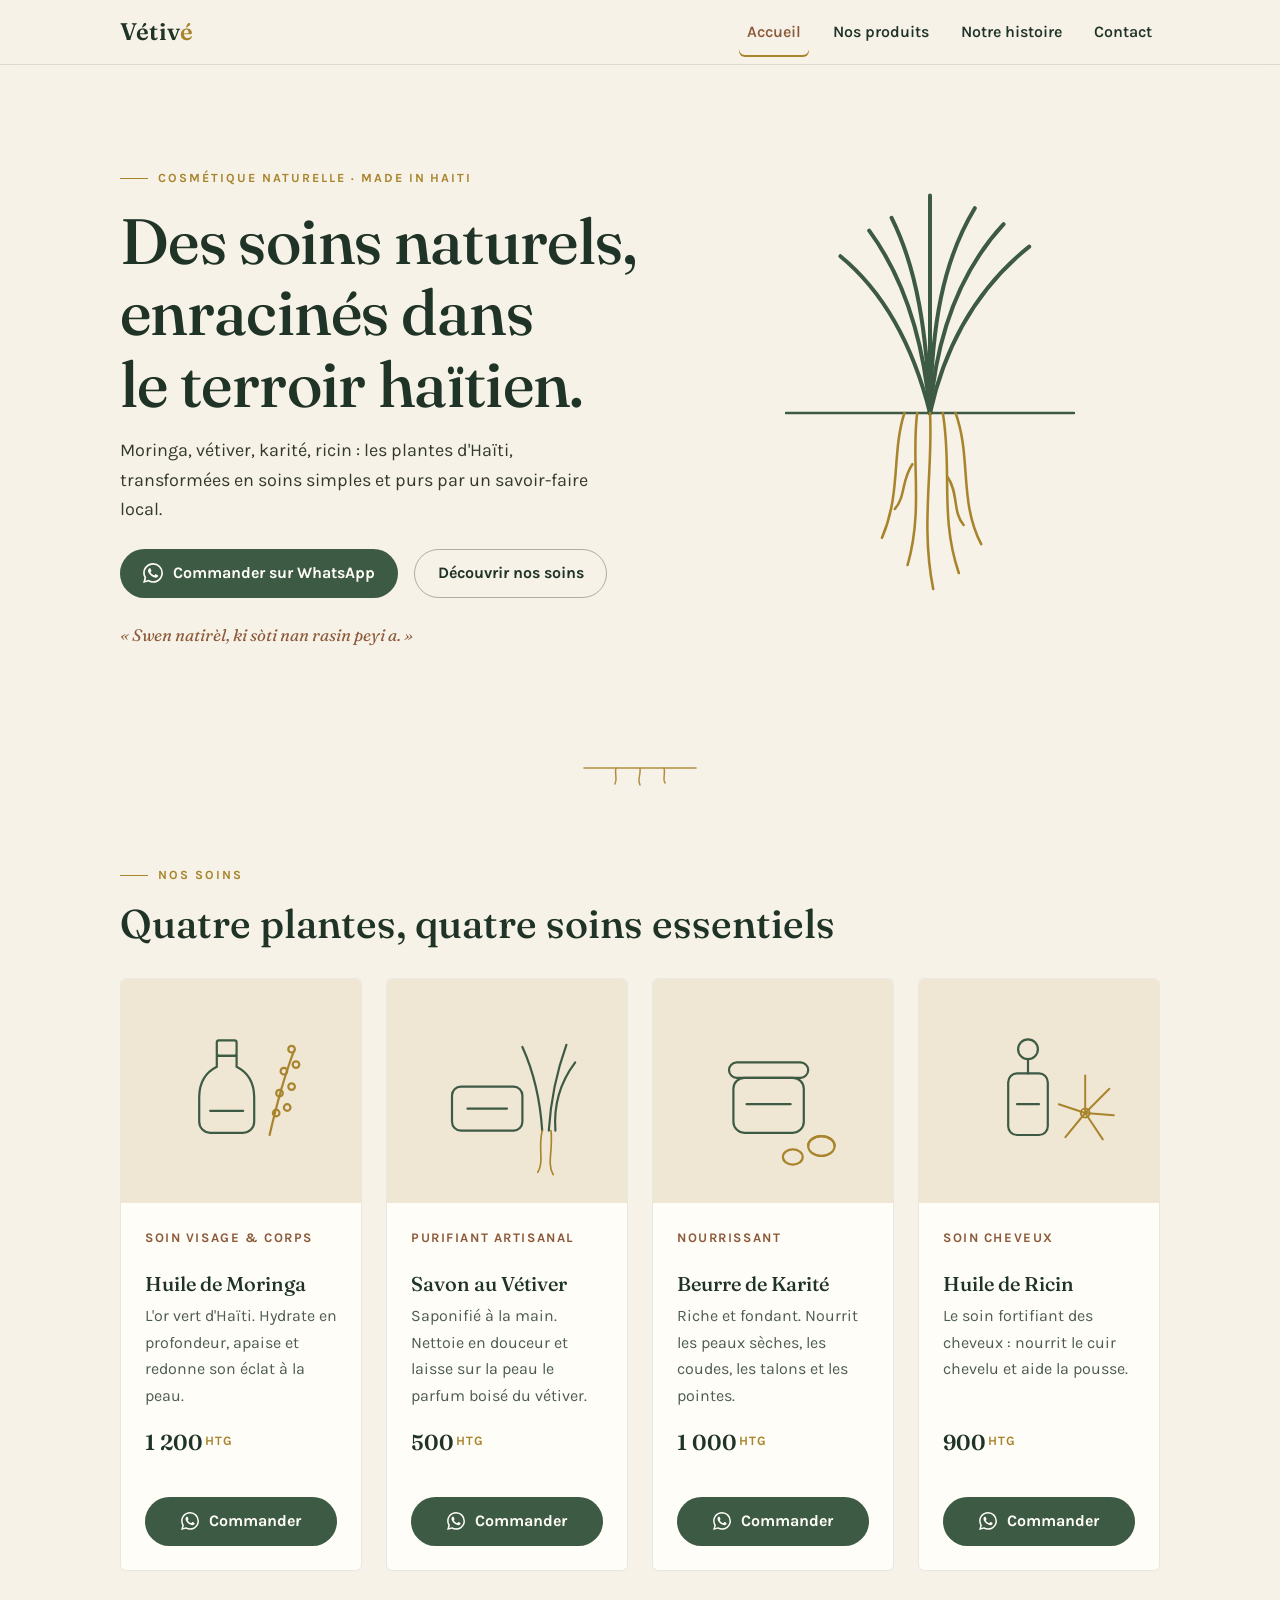
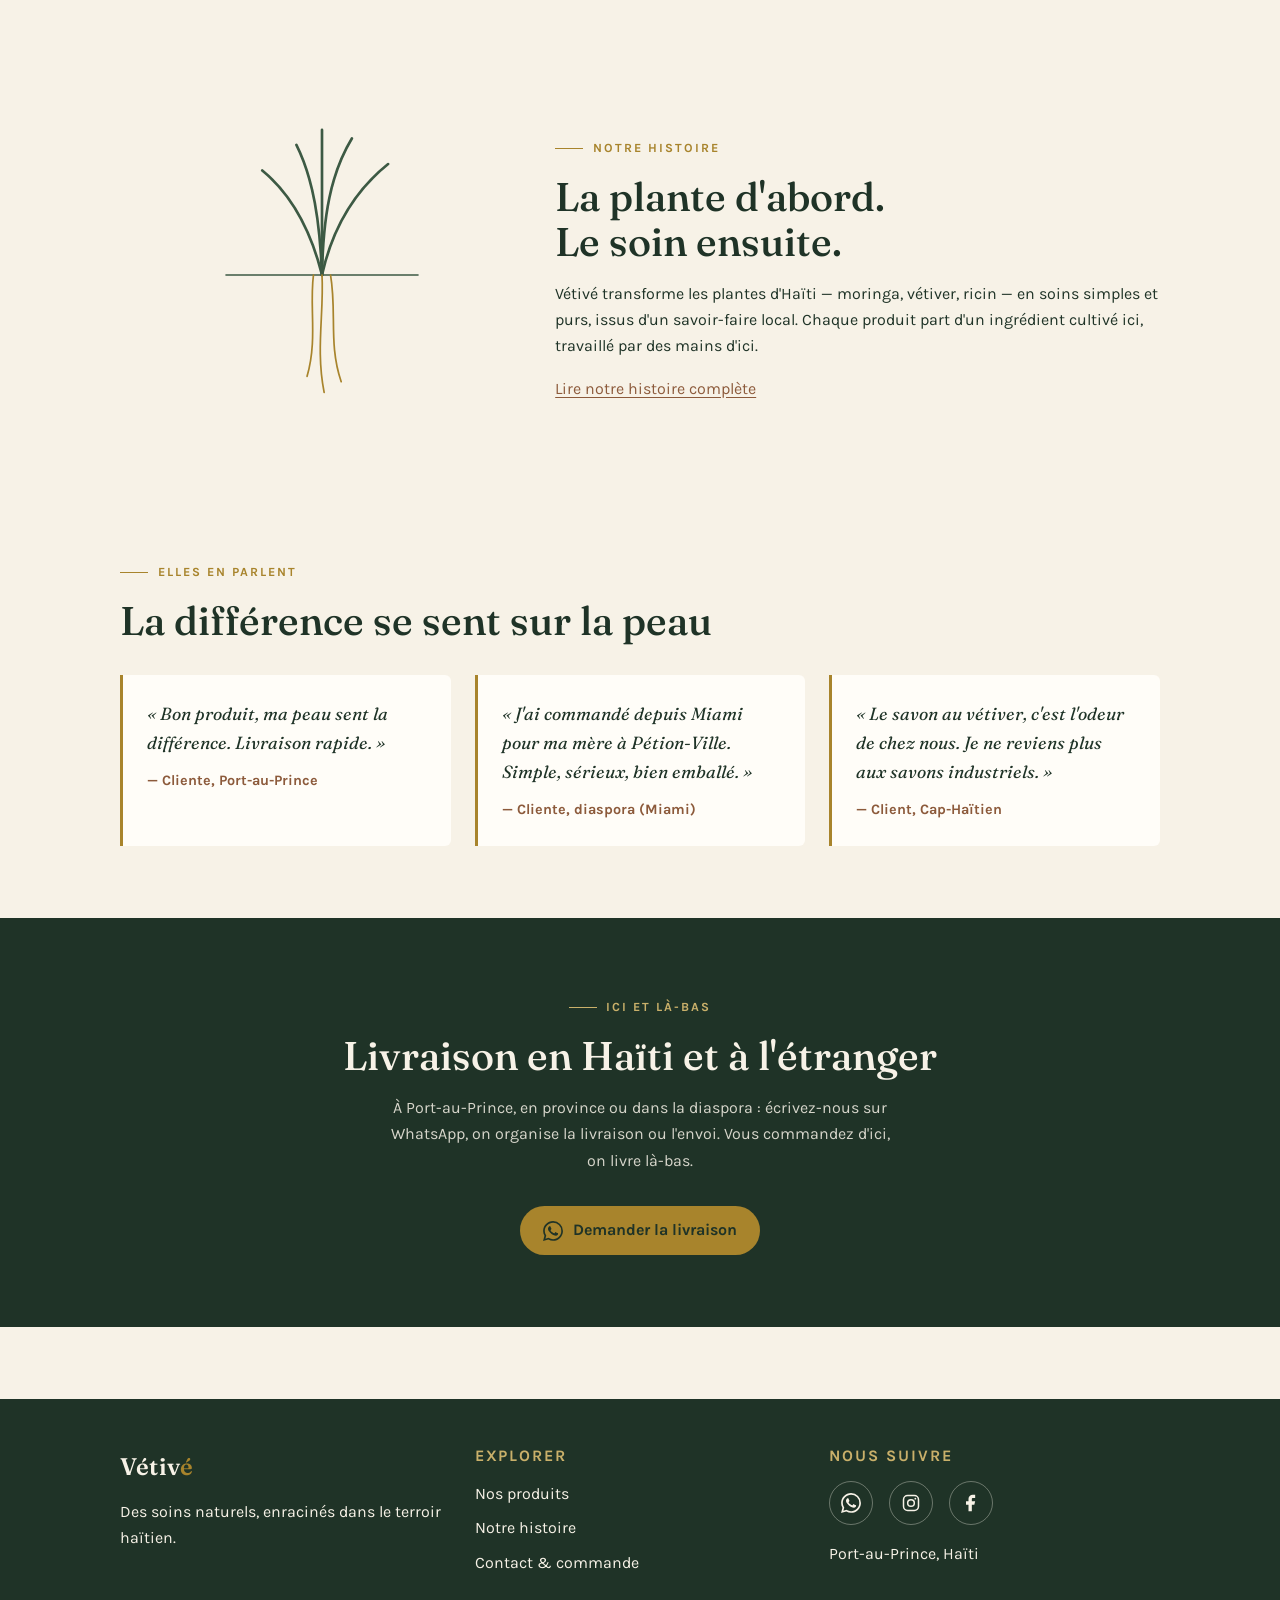
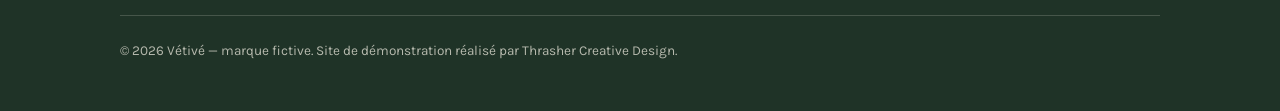
<file: sites/test/index.html>
<!doctype html>
<html lang="fr">
<head>
  <meta charset="utf-8">
  <meta name="viewport" content="width=device-width, initial-scale=1">
  <title>Vétivé — Cosmétique naturelle d'Haïti | Moringa, vétiver, karité</title>
  <meta name="description" content="Vétivé : cosmétique naturelle Haïti. Huile de moringa, savon vétiver, beurre de karité et huile de ricin, issus des plantes du terroir haïtien. Commande directe sur WhatsApp, livraison en Haïti et à l'étranger.">
  <meta property="og:title" content="Vétivé — Des soins naturels, enracinés dans le terroir haïtien">
  <meta property="og:description" content="Soins à base de plantes d'Haïti : moringa, vétiver, karité, ricin. Commande sur WhatsApp, livraison locale et diaspora.">
  <meta property="og:type" content="website">
  <link rel="preconnect" href="https://fonts.googleapis.com">
  <link rel="preconnect" href="https://fonts.gstatic.com" crossorigin>
  <link href="https://fonts.googleapis.com/css2?family=Fraunces:ital,wght@0,400;0,500;0,600;1,400&family=Karla:wght@400;600;700&display=swap" rel="stylesheet">
  <script>document.documentElement.classList.add("js")</script>
  <link rel="stylesheet" href="css/styles.css">
  <script type="application/ld+json">
  {
    "@context": "https://schema.org",
    "@type": "Organization",
    "name": "Vétivé",
    "description": "Cosmétique naturelle haïtienne : soins à base de moringa, vétiver, karité et ricin.",
    "areaServed": "Haïti et diaspora",
    "slogan": "Des soins naturels, enracinés dans le terroir haïtien."
  }
  </script>
</head>
<body>
  <a class="skip-link" href="#contenu" style="position:absolute;left:-999px;top:0;background:var(--encre);color:var(--creme);padding:.5rem 1rem;z-index:200" onfocus="this.style.left='0'" onblur="this.style.left='-999px'">Aller au contenu</a>

  <!-- DÉMO : remplacer 50900000000 par le numéro WhatsApp réel de la marque -->

  <header class="nav">
    <div class="container nav-inner">
      <a class="brand" href="index.html">Vétiv<span class="accent">é</span></a>
      <button class="nav-toggle" aria-expanded="false" aria-controls="menu" aria-label="Ouvrir le menu">
        <svg width="22" height="22" viewBox="0 0 24 24" fill="none" stroke="currentColor" stroke-width="2" stroke-linecap="round" aria-hidden="true"><path d="M4 7h16M4 12h16M4 17h16"/></svg>
      </button>
      <ul class="nav-links" id="menu">
        <li><a href="index.html" aria-current="page">Accueil</a></li>
        <li><a href="produits.html">Nos produits</a></li>
        <li><a href="histoire.html">Notre histoire</a></li>
        <li><a href="contact.html">Contact</a></li>
      </ul>
    </div>
  </header>

  <main id="contenu">

    <!-- ================= HERO ================= -->
    <section class="hero">
      <div class="container hero-inner">
        <div>
          <p class="eyebrow">Cosmétique naturelle · Made in Haiti</p>
          <h1>Des soins naturels, enracinés dans le terroir haïtien.</h1>
          <p class="lead">Moringa, vétiver, karité, ricin&nbsp;: les plantes d'Haïti, transformées en soins simples et purs par un savoir-faire local.</p>
          <div class="hero-ctas">
            <a class="btn btn-wa" href="https://wa.me/50900000000?text=Bonjou%20V%C3%A9tiv%C3%A9%2C%20mwen%20vle%20pase%20yon%20k%C3%B2mand">
              <svg width="20" height="20" viewBox="0 0 24 24" fill="currentColor" aria-hidden="true"><path d="M17.472 14.382c-.297-.149-1.758-.867-2.03-.967-.273-.099-.471-.148-.67.15-.197.297-.767.966-.94 1.164-.173.199-.347.223-.644.075-.297-.15-1.255-.463-2.39-1.475-.883-.788-1.48-1.761-1.653-2.059-.173-.297-.018-.458.13-.606.134-.133.297-.347.446-.52.149-.174.198-.298.297-.497.1-.198.05-.371-.025-.52-.075-.149-.669-1.612-.916-2.207-.242-.579-.487-.5-.669-.51-.173-.008-.371-.01-.57-.01-.198 0-.52.074-.792.372-.272.297-1.04 1.016-1.04 2.479 0 1.462 1.065 2.875 1.213 3.074.149.198 2.096 3.2 5.077 4.487.709.306 1.262.489 1.694.625.712.227 1.36.195 1.871.118.571-.085 1.758-.719 2.006-1.413.248-.694.248-1.289.173-1.413-.074-.124-.272-.198-.57-.347m-5.421 7.403h-.004a9.87 9.87 0 01-5.031-1.378l-.361-.214-3.741.982.998-3.648-.235-.374a9.86 9.86 0 01-1.51-5.26c.001-5.45 4.436-9.884 9.888-9.884 2.64 0 5.122 1.03 6.988 2.898a9.825 9.825 0 012.893 6.994c-.003 5.45-4.437 9.884-9.885 9.884m8.413-18.297A11.815 11.815 0 0012.05 0C5.495 0 .16 5.335.157 11.892c0 2.096.547 4.142 1.588 5.945L.057 24l6.305-1.654a11.882 11.882 0 005.683 1.448h.005c6.554 0 11.89-5.335 11.893-11.893a11.821 11.821 0 00-3.48-8.413z"/></svg>
              Commander sur WhatsApp
            </a>
            <a class="btn btn-ghost" href="produits.html">Découvrir nos soins</a>
          </div>
          <p class="hero-kreyol">«&nbsp;Swen natirèl, ki sòti nan rasin peyi a.&nbsp;»</p>
        </div>

        <!-- Touffe de vétiver : feuilles en vert, racines en or -->
        <svg class="hero-art" viewBox="0 0 240 300" fill="none" stroke="currentColor" stroke-width="2.5" stroke-linecap="round" aria-hidden="true">
          <path d="M30 150 H210" stroke-width="1.5"/>
          <path d="M120 150 C118 100 112 60 96 28"/>
          <path d="M120 150 C121 95 128 55 148 22"/>
          <path d="M120 150 C110 110 92 75 64 52"/>
          <path d="M120 150 C130 105 152 70 182 46"/>
          <path d="M120 150 C116 105 104 66 82 36"/>
          <path d="M120 150 C124 100 140 60 166 32"/>
          <path d="M120 150 C120 95 120 50 120 14"/>
          <g class="roots" stroke="currentColor" stroke-width="1.6">
            <path d="M112 150 C108 180 116 210 106 245"/>
            <path d="M120 150 C122 185 114 220 122 260"/>
            <path d="M128 150 C134 185 126 215 138 250"/>
            <path d="M104 150 C96 175 102 200 90 228"/>
            <path d="M136 150 C146 178 138 205 152 232"/>
            <path d="M109 182 C102 192 105 202 98 210"/>
            <path d="M131 190 C138 200 134 212 141 220"/>
          </g>
        </svg>
      </div>
    </section>

    <svg class="root-divider" viewBox="0 0 128 24" fill="none" stroke="currentColor" stroke-width="1.5" stroke-linecap="round" aria-hidden="true">
      <path d="M8 6 H120"/>
      <path d="M40 6 C38 12 42 16 39 22"/>
      <path d="M64 6 C65 13 61 17 64 23"/>
      <path d="M88 6 C90 12 86 16 89 21"/>
    </svg>

    <!-- ================= PRODUITS PHARES ================= -->
    <section class="section" aria-labelledby="titre-produits">
      <div class="container">
        <p class="eyebrow reveal">Nos soins</p>
        <h2 id="titre-produits" class="reveal">Quatre plantes, quatre soins essentiels</h2>

        <div class="product-grid">

          <article class="product-card reveal">
            <div class="product-art" aria-hidden="true">
              <svg viewBox="0 0 160 160" fill="none" stroke="currentColor" stroke-width="2" stroke-linecap="round">
                <rect x="58" y="34" width="18" height="14" rx="2"/>
                <path d="M58 48 h18 v10 c12 6 16 16 16 28 v22 a10 10 0 01-10 10 H52 a10 10 0 01-10-10 v-22 c0-12 4-22 16-28 z"/>
                <path d="M52 98 h30"/>
                <g class="gold" stroke="currentColor">
                  <path d="M106 120 C112 94 118 70 128 44"/>
                  <circle cx="112" cy="100" r="3"/><circle cx="122" cy="95" r="3"/>
                  <circle cx="115" cy="82" r="3"/><circle cx="126" cy="76" r="3"/>
                  <circle cx="119" cy="62" r="3"/><circle cx="130" cy="56" r="3"/>
                  <circle cx="126" cy="42" r="3"/>
                </g>
              </svg>
            </div>
            <div class="product-body">
              <p class="product-use">Soin visage &amp; corps</p>
              <h3>Huile de Moringa</h3>
              <p class="product-desc">L'or vert d'Haïti. Hydrate en profondeur, apaise et redonne son éclat à la peau.</p>
              <p class="product-price">1&nbsp;200<span class="devise">HTG</span></p>
              <a class="btn btn-wa" href="https://wa.me/50900000000?text=Bonjou%20V%C3%A9tiv%C3%A9%2C%20mwen%20enterese%20nan%20Huile%20de%20Moringa">
                <svg width="18" height="18" viewBox="0 0 24 24" fill="currentColor" aria-hidden="true"><path d="M17.472 14.382c-.297-.149-1.758-.867-2.03-.967-.273-.099-.471-.148-.67.15-.197.297-.767.966-.94 1.164-.173.199-.347.223-.644.075-.297-.15-1.255-.463-2.39-1.475-.883-.788-1.48-1.761-1.653-2.059-.173-.297-.018-.458.13-.606.134-.133.297-.347.446-.52.149-.174.198-.298.297-.497.1-.198.05-.371-.025-.52-.075-.149-.669-1.612-.916-2.207-.242-.579-.487-.5-.669-.51-.173-.008-.371-.01-.57-.01-.198 0-.52.074-.792.372-.272.297-1.04 1.016-1.04 2.479 0 1.462 1.065 2.875 1.213 3.074.149.198 2.096 3.2 5.077 4.487.709.306 1.262.489 1.694.625.712.227 1.36.195 1.871.118.571-.085 1.758-.719 2.006-1.413.248-.694.248-1.289.173-1.413-.074-.124-.272-.198-.57-.347m-5.421 7.403h-.004a9.87 9.87 0 01-5.031-1.378l-.361-.214-3.741.982.998-3.648-.235-.374a9.86 9.86 0 01-1.51-5.26c.001-5.45 4.436-9.884 9.888-9.884 2.64 0 5.122 1.03 6.988 2.898a9.825 9.825 0 012.893 6.994c-.003 5.45-4.437 9.884-9.885 9.884m8.413-18.297A11.815 11.815 0 0012.05 0C5.495 0 .16 5.335.157 11.892c0 2.096.547 4.142 1.588 5.945L.057 24l6.305-1.654a11.882 11.882 0 005.683 1.448h.005c6.554 0 11.89-5.335 11.893-11.893a11.821 11.821 0 00-3.48-8.413z"/></svg>
                Commander
              </a>
            </div>
          </article>

          <article class="product-card reveal">
            <div class="product-art" aria-hidden="true">
              <svg viewBox="0 0 160 160" fill="none" stroke="currentColor" stroke-width="2" stroke-linecap="round">
                <path d="M112 116 C110 86 104 62 94 40"/>
                <path d="M118 116 C120 84 126 60 134 38"/>
                <path d="M124 116 C122 90 130 70 142 54"/>
                <g class="gold" stroke="currentColor" stroke-width="1.5">
                  <path d="M112 116 C108 132 114 144 108 154"/>
                  <path d="M120 116 C122 134 116 146 122 156"/>
                </g>
                <rect x="30" y="76" width="64" height="40" rx="8"/>
                <path d="M44 96 h36"/>
              </svg>
            </div>
            <div class="product-body">
              <p class="product-use">Purifiant artisanal</p>
              <h3>Savon au Vétiver</h3>
              <p class="product-desc">Saponifié à la main. Nettoie en douceur et laisse sur la peau le parfum boisé du vétiver.</p>
              <p class="product-price">500<span class="devise">HTG</span></p>
              <a class="btn btn-wa" href="https://wa.me/50900000000?text=Bonjou%20V%C3%A9tiv%C3%A9%2C%20mwen%20enterese%20nan%20Savon%20au%20V%C3%A9tiver">
                <svg width="18" height="18" viewBox="0 0 24 24" fill="currentColor" aria-hidden="true"><path d="M17.472 14.382c-.297-.149-1.758-.867-2.03-.967-.273-.099-.471-.148-.67.15-.197.297-.767.966-.94 1.164-.173.199-.347.223-.644.075-.297-.15-1.255-.463-2.39-1.475-.883-.788-1.48-1.761-1.653-2.059-.173-.297-.018-.458.13-.606.134-.133.297-.347.446-.52.149-.174.198-.298.297-.497.1-.198.05-.371-.025-.52-.075-.149-.669-1.612-.916-2.207-.242-.579-.487-.5-.669-.51-.173-.008-.371-.01-.57-.01-.198 0-.52.074-.792.372-.272.297-1.04 1.016-1.04 2.479 0 1.462 1.065 2.875 1.213 3.074.149.198 2.096 3.2 5.077 4.487.709.306 1.262.489 1.694.625.712.227 1.36.195 1.871.118.571-.085 1.758-.719 2.006-1.413.248-.694.248-1.289.173-1.413-.074-.124-.272-.198-.57-.347m-5.421 7.403h-.004a9.87 9.87 0 01-5.031-1.378l-.361-.214-3.741.982.998-3.648-.235-.374a9.86 9.86 0 01-1.51-5.26c.001-5.45 4.436-9.884 9.888-9.884 2.64 0 5.122 1.03 6.988 2.898a9.825 9.825 0 012.893 6.994c-.003 5.45-4.437 9.884-9.885 9.884m8.413-18.297A11.815 11.815 0 0012.05 0C5.495 0 .16 5.335.157 11.892c0 2.096.547 4.142 1.588 5.945L.057 24l6.305-1.654a11.882 11.882 0 005.683 1.448h.005c6.554 0 11.89-5.335 11.893-11.893a11.821 11.821 0 00-3.48-8.413z"/></svg>
                Commander
              </a>
            </div>
          </article>

          <article class="product-card reveal">
            <div class="product-art" aria-hidden="true">
              <svg viewBox="0 0 160 160" fill="none" stroke="currentColor" stroke-width="2" stroke-linecap="round">
                <rect x="40" y="54" width="72" height="14" rx="7"/>
                <rect x="44" y="68" width="64" height="50" rx="10"/>
                <path d="M56 92 h40"/>
                <g class="gold" stroke="currentColor">
                  <ellipse cx="124" cy="130" rx="12" ry="9"/>
                  <path d="M112 130 a12 9 0 0124 0"/>
                  <ellipse cx="98" cy="140" rx="9" ry="7"/>
                </g>
              </svg>
            </div>
            <div class="product-body">
              <p class="product-use">Nourrissant</p>
              <h3>Beurre de Karité</h3>
              <p class="product-desc">Riche et fondant. Nourrit les peaux sèches, les coudes, les talons et les pointes.</p>
              <p class="product-price">1&nbsp;000<span class="devise">HTG</span></p>
              <a class="btn btn-wa" href="https://wa.me/50900000000?text=Bonjou%20V%C3%A9tiv%C3%A9%2C%20mwen%20enterese%20nan%20Beurre%20de%20Karit%C3%A9">
                <svg width="18" height="18" viewBox="0 0 24 24" fill="currentColor" aria-hidden="true"><path d="M17.472 14.382c-.297-.149-1.758-.867-2.03-.967-.273-.099-.471-.148-.67.15-.197.297-.767.966-.94 1.164-.173.199-.347.223-.644.075-.297-.15-1.255-.463-2.39-1.475-.883-.788-1.48-1.761-1.653-2.059-.173-.297-.018-.458.13-.606.134-.133.297-.347.446-.52.149-.174.198-.298.297-.497.1-.198.05-.371-.025-.52-.075-.149-.669-1.612-.916-2.207-.242-.579-.487-.5-.669-.51-.173-.008-.371-.01-.57-.01-.198 0-.52.074-.792.372-.272.297-1.04 1.016-1.04 2.479 0 1.462 1.065 2.875 1.213 3.074.149.198 2.096 3.2 5.077 4.487.709.306 1.262.489 1.694.625.712.227 1.36.195 1.871.118.571-.085 1.758-.719 2.006-1.413.248-.694.248-1.289.173-1.413-.074-.124-.272-.198-.57-.347m-5.421 7.403h-.004a9.87 9.87 0 01-5.031-1.378l-.361-.214-3.741.982.998-3.648-.235-.374a9.86 9.86 0 01-1.51-5.26c.001-5.45 4.436-9.884 9.888-9.884 2.64 0 5.122 1.03 6.988 2.898a9.825 9.825 0 012.893 6.994c-.003 5.45-4.437 9.884-9.885 9.884m8.413-18.297A11.815 11.815 0 0012.05 0C5.495 0 .16 5.335.157 11.892c0 2.096.547 4.142 1.588 5.945L.057 24l6.305-1.654a11.882 11.882 0 005.683 1.448h.005c6.554 0 11.89-5.335 11.893-11.893a11.821 11.821 0 00-3.48-8.413z"/></svg>
                Commander
              </a>
            </div>
          </article>

          <article class="product-card reveal">
            <div class="product-art" aria-hidden="true">
              <svg viewBox="0 0 160 160" fill="none" stroke="currentColor" stroke-width="2" stroke-linecap="round">
                <circle cx="70" cy="42" r="9"/>
                <path d="M70 51 v13"/>
                <rect x="52" y="64" width="36" height="56" rx="8"/>
                <path d="M60 92 h20"/>
                <g class="gold" stroke="currentColor" stroke-width="1.8">
                  <path d="M122 100 L122 66"/>
                  <path d="M122 100 L144 78"/>
                  <path d="M122 100 L148 102"/>
                  <path d="M122 100 L138 124"/>
                  <path d="M122 100 L104 122"/>
                  <path d="M122 100 L98 92"/>
                  <circle cx="122" cy="100" r="4"/>
                </g>
              </svg>
            </div>
            <div class="product-body">
              <p class="product-use">Soin cheveux</p>
              <h3>Huile de Ricin</h3>
              <p class="product-desc">Le soin fortifiant des cheveux&nbsp;: nourrit le cuir chevelu et aide la pousse.</p>
              <p class="product-price">900<span class="devise">HTG</span></p>
              <a class="btn btn-wa" href="https://wa.me/50900000000?text=Bonjou%20V%C3%A9tiv%C3%A9%2C%20mwen%20enterese%20nan%20Huile%20de%20Ricin">
                <svg width="18" height="18" viewBox="0 0 24 24" fill="currentColor" aria-hidden="true"><path d="M17.472 14.382c-.297-.149-1.758-.867-2.03-.967-.273-.099-.471-.148-.67.15-.197.297-.767.966-.94 1.164-.173.199-.347.223-.644.075-.297-.15-1.255-.463-2.39-1.475-.883-.788-1.48-1.761-1.653-2.059-.173-.297-.018-.458.13-.606.134-.133.297-.347.446-.52.149-.174.198-.298.297-.497.1-.198.05-.371-.025-.52-.075-.149-.669-1.612-.916-2.207-.242-.579-.487-.5-.669-.51-.173-.008-.371-.01-.57-.01-.198 0-.52.074-.792.372-.272.297-1.04 1.016-1.04 2.479 0 1.462 1.065 2.875 1.213 3.074.149.198 2.096 3.2 5.077 4.487.709.306 1.262.489 1.694.625.712.227 1.36.195 1.871.118.571-.085 1.758-.719 2.006-1.413.248-.694.248-1.289.173-1.413-.074-.124-.272-.198-.57-.347m-5.421 7.403h-.004a9.87 9.87 0 01-5.031-1.378l-.361-.214-3.741.982.998-3.648-.235-.374a9.86 9.86 0 01-1.51-5.26c.001-5.45 4.436-9.884 9.888-9.884 2.64 0 5.122 1.03 6.988 2.898a9.825 9.825 0 012.893 6.994c-.003 5.45-4.437 9.884-9.885 9.884m8.413-18.297A11.815 11.815 0 0012.05 0C5.495 0 .16 5.335.157 11.892c0 2.096.547 4.142 1.588 5.945L.057 24l6.305-1.654a11.882 11.882 0 005.683 1.448h.005c6.554 0 11.89-5.335 11.893-11.893a11.821 11.821 0 00-3.48-8.413z"/></svg>
                Commander
              </a>
            </div>
          </article>

        </div>
      </div>
    </section>

    <!-- ================= HISTOIRE (COURT) ================= -->
    <section class="section-tight" aria-labelledby="titre-histoire">
      <div class="container story-split">
        <svg viewBox="0 0 240 300" fill="none" stroke="currentColor" stroke-width="2.5" stroke-linecap="round" aria-hidden="true">
          <path d="M30 150 H210" stroke-width="1.5"/>
          <path d="M120 150 C118 100 112 60 96 28"/>
          <path d="M120 150 C121 95 128 55 148 22"/>
          <path d="M120 150 C110 110 92 75 64 52"/>
          <path d="M120 150 C130 105 152 70 182 46"/>
          <path d="M120 150 C120 95 120 50 120 14"/>
          <g class="roots" stroke="currentColor" stroke-width="1.6">
            <path d="M112 150 C108 180 116 210 106 245"/>
            <path d="M120 150 C122 185 114 220 122 260"/>
            <path d="M128 150 C134 185 126 215 138 250"/>
          </g>
        </svg>
        <div>
          <p class="eyebrow reveal">Notre histoire</p>
          <h2 id="titre-histoire" class="reveal">La plante d'abord. Le soin ensuite.</h2>
          <p class="reveal">Vétivé transforme les plantes d'Haïti — moringa, vétiver, ricin — en soins simples et purs, issus d'un savoir-faire local. Chaque produit part d'un ingrédient cultivé ici, travaillé par des mains d'ici.</p>
          <p class="reveal"><a href="histoire.html">Lire notre histoire complète</a></p>
        </div>
      </div>
    </section>

    <!-- ================= TÉMOIGNAGES ================= -->
    <section class="section" aria-labelledby="titre-avis">
      <div class="container">
        <p class="eyebrow reveal">Elles en parlent</p>
        <h2 id="titre-avis" class="reveal">La différence se sent sur la peau</h2>
        <div class="quotes">
          <figure class="quote reveal">
            <p>«&nbsp;Bon produit, ma peau sent la différence. Livraison rapide.&nbsp;»</p>
            <figcaption>— Cliente, Port-au-Prince</figcaption>
          </figure>
          <figure class="quote reveal">
            <p>«&nbsp;J'ai commandé depuis Miami pour ma mère à Pétion-Ville. Simple, sérieux, bien emballé.&nbsp;»</p>
            <figcaption>— Cliente, diaspora (Miami)</figcaption>
          </figure>
          <figure class="quote reveal">
            <p>«&nbsp;Le savon au vétiver, c'est l'odeur de chez nous. Je ne reviens plus aux savons industriels.&nbsp;»</p>
            <figcaption>— Client, Cap-Haïtien</figcaption>
          </figure>
        </div>
      </div>
    </section>

    <!-- ================= LIVRAISON / DIASPORA ================= -->
    <section class="section section-deep shipping" aria-labelledby="titre-livraison">
      <div class="container">
        <p class="eyebrow reveal">Ici et là-bas</p>
        <h2 id="titre-livraison" class="reveal">Livraison en Haïti et à l'étranger</h2>
        <p class="reveal">À Port-au-Prince, en province ou dans la diaspora&nbsp;: écrivez-nous sur WhatsApp, on organise la livraison ou l'envoi. Vous commandez d'ici, on livre là-bas.</p>
        <a class="btn btn-wa reveal" href="https://wa.me/50900000000?text=Bonjou%20V%C3%A9tiv%C3%A9%2C%20mwen%20vle%20konnen%20pou%20livrezon%20an">
          <svg width="20" height="20" viewBox="0 0 24 24" fill="currentColor" aria-hidden="true"><path d="M17.472 14.382c-.297-.149-1.758-.867-2.03-.967-.273-.099-.471-.148-.67.15-.197.297-.767.966-.94 1.164-.173.199-.347.223-.644.075-.297-.15-1.255-.463-2.39-1.475-.883-.788-1.48-1.761-1.653-2.059-.173-.297-.018-.458.13-.606.134-.133.297-.347.446-.52.149-.174.198-.298.297-.497.1-.198.05-.371-.025-.52-.075-.149-.669-1.612-.916-2.207-.242-.579-.487-.5-.669-.51-.173-.008-.371-.01-.57-.01-.198 0-.52.074-.792.372-.272.297-1.04 1.016-1.04 2.479 0 1.462 1.065 2.875 1.213 3.074.149.198 2.096 3.2 5.077 4.487.709.306 1.262.489 1.694.625.712.227 1.36.195 1.871.118.571-.085 1.758-.719 2.006-1.413.248-.694.248-1.289.173-1.413-.074-.124-.272-.198-.57-.347m-5.421 7.403h-.004a9.87 9.87 0 01-5.031-1.378l-.361-.214-3.741.982.998-3.648-.235-.374a9.86 9.86 0 01-1.51-5.26c.001-5.45 4.436-9.884 9.888-9.884 2.64 0 5.122 1.03 6.988 2.898a9.825 9.825 0 012.893 6.994c-.003 5.45-4.437 9.884-9.885 9.884m8.413-18.297A11.815 11.815 0 0012.05 0C5.495 0 .16 5.335.157 11.892c0 2.096.547 4.142 1.588 5.945L.057 24l6.305-1.654a11.882 11.882 0 005.683 1.448h.005c6.554 0 11.89-5.335 11.893-11.893a11.821 11.821 0 00-3.48-8.413z"/></svg>
          Demander la livraison
        </a>
      </div>
    </section>

  </main>

  <!-- ================= FOOTER ================= -->
  <footer class="footer">
    <div class="container">
      <div class="footer-grid">
        <div>
          <a class="brand" href="index.html">Vétiv<span class="accent">é</span></a>
          <p style="margin-top:.75rem">Des soins naturels, enracinés dans le terroir haïtien.</p>
        </div>
        <nav aria-label="Pied de page">
          <h3>Explorer</h3>
          <ul>
            <li><a href="produits.html">Nos produits</a></li>
            <li><a href="histoire.html">Notre histoire</a></li>
            <li><a href="contact.html">Contact &amp; commande</a></li>
          </ul>
        </nav>
        <div>
          <h3>Nous suivre</h3>
          <div class="socials">
            <a href="https://wa.me/50900000000" aria-label="WhatsApp">
              <svg width="20" height="20" viewBox="0 0 24 24" fill="currentColor" aria-hidden="true"><path d="M17.472 14.382c-.297-.149-1.758-.867-2.03-.967-.273-.099-.471-.148-.67.15-.197.297-.767.966-.94 1.164-.173.199-.347.223-.644.075-.297-.15-1.255-.463-2.39-1.475-.883-.788-1.48-1.761-1.653-2.059-.173-.297-.018-.458.13-.606.134-.133.297-.347.446-.52.149-.174.198-.298.297-.497.1-.198.05-.371-.025-.52-.075-.149-.669-1.612-.916-2.207-.242-.579-.487-.5-.669-.51-.173-.008-.371-.01-.57-.01-.198 0-.52.074-.792.372-.272.297-1.04 1.016-1.04 2.479 0 1.462 1.065 2.875 1.213 3.074.149.198 2.096 3.2 5.077 4.487.709.306 1.262.489 1.694.625.712.227 1.36.195 1.871.118.571-.085 1.758-.719 2.006-1.413.248-.694.248-1.289.173-1.413-.074-.124-.272-.198-.57-.347m-5.421 7.403h-.004a9.87 9.87 0 01-5.031-1.378l-.361-.214-3.741.982.998-3.648-.235-.374a9.86 9.86 0 01-1.51-5.26c.001-5.45 4.436-9.884 9.888-9.884 2.64 0 5.122 1.03 6.988 2.898a9.825 9.825 0 012.893 6.994c-.003 5.45-4.437 9.884-9.885 9.884m8.413-18.297A11.815 11.815 0 0012.05 0C5.495 0 .16 5.335.157 11.892c0 2.096.547 4.142 1.588 5.945L.057 24l6.305-1.654a11.882 11.882 0 005.683 1.448h.005c6.554 0 11.89-5.335 11.893-11.893a11.821 11.821 0 00-3.48-8.413z"/></svg>
            </a>
            <a href="https://instagram.com" aria-label="Instagram">
              <svg width="20" height="20" viewBox="0 0 24 24" fill="none" stroke="currentColor" stroke-width="1.8" aria-hidden="true"><rect x="3" y="3" width="18" height="18" rx="5"/><circle cx="12" cy="12" r="4"/><circle cx="17.2" cy="6.8" r="1.1" fill="currentColor" stroke="none"/></svg>
            </a>
            <a href="https://facebook.com" aria-label="Facebook">
              <svg width="20" height="20" viewBox="0 0 24 24" fill="currentColor" aria-hidden="true"><path d="M14 6h3V2h-3a5 5 0 00-5 5v3H6v4h3v8h4v-8h3l1-4h-4V7a1 1 0 011-1z"/></svg>
            </a>
          </div>
          <p style="margin-top:1rem">Port-au-Prince, Haïti</p>
        </div>
      </div>
      <p class="footer-note">© 2026 Vétivé — marque fictive. Site de démonstration réalisé par Thrasher Creative Design.</p>
    </div>
  </footer>

  <script>
    (function () {
      var btn = document.querySelector('.nav-toggle');
      var menu = document.getElementById('menu');
      btn.addEventListener('click', function () {
        var open = menu.classList.toggle('open');
        btn.setAttribute('aria-expanded', open);
        btn.setAttribute('aria-label', open ? 'Fermer le menu' : 'Ouvrir le menu');
      });
      if (!window.matchMedia('(prefers-reduced-motion: reduce)').matches && 'IntersectionObserver' in window) {
        var io = new IntersectionObserver(function (entries) {
          entries.forEach(function (e) {
            if (e.isIntersecting) { e.target.classList.add('in'); io.unobserve(e.target); }
          });
        }, { threshold: 0.15 });
        document.querySelectorAll('.reveal').forEach(function (el) { io.observe(el); });
      } else {
        document.querySelectorAll('.reveal').forEach(function (el) { el.classList.add('in'); });
      }
    })();
  </script>
</body>
</html>
</file>
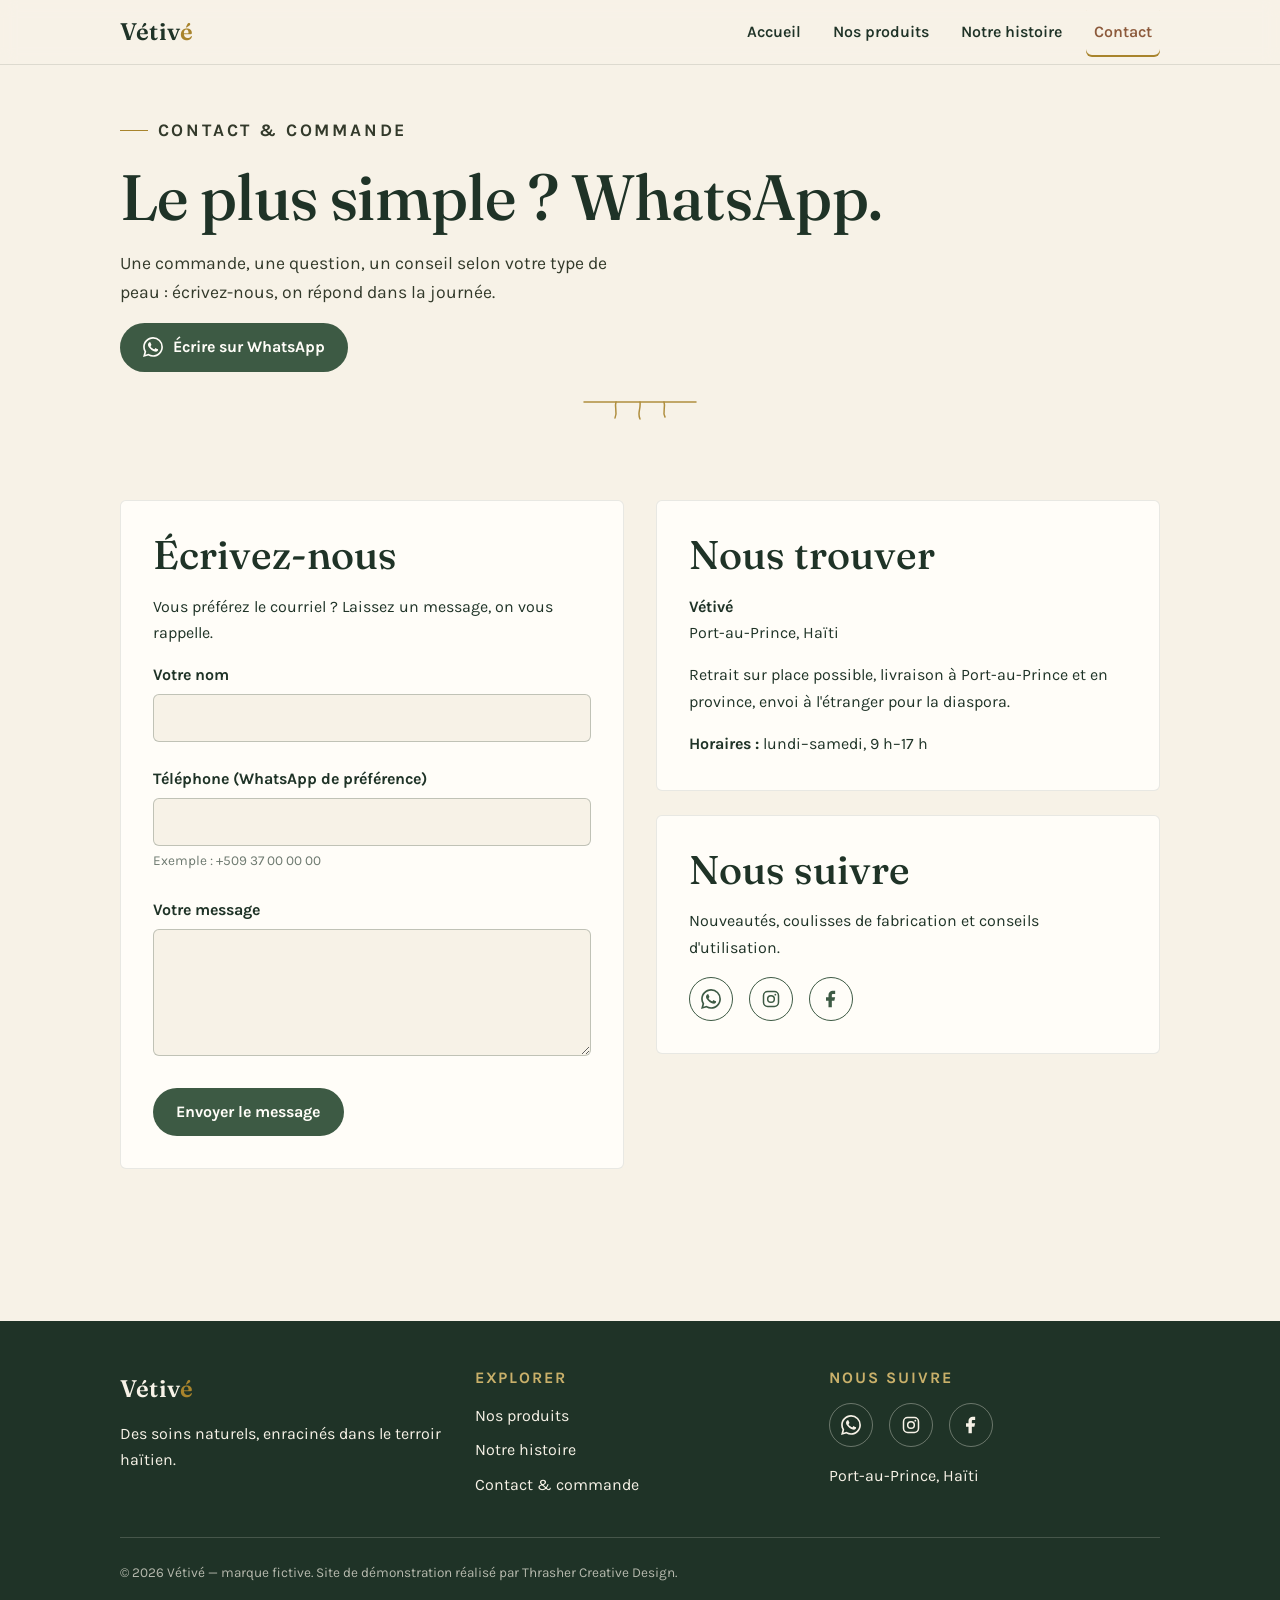
<file: sites/test/contact.html>
<!doctype html>
<html lang="fr">
<head>
  <meta charset="utf-8">
  <meta name="viewport" content="width=device-width, initial-scale=1">
  <title>Contact &amp; commande — Vétivé | WhatsApp, Port-au-Prince</title>
  <meta name="description" content="Commandez vos soins Vétivé sur WhatsApp : cosmétique naturelle Haïti, livraison à Port-au-Prince, en province et à l'étranger. Formulaire de contact et localisation.">
  <link rel="preconnect" href="https://fonts.googleapis.com">
  <link rel="preconnect" href="https://fonts.gstatic.com" crossorigin>
  <link href="https://fonts.googleapis.com/css2?family=Fraunces:ital,wght@0,400;0,500;0,600;1,400&family=Karla:wght@400;600;700&display=swap" rel="stylesheet">
  <script>document.documentElement.classList.add("js")</script>
  <link rel="stylesheet" href="css/styles.css">
</head>
<body>
  <svg style="display:none" aria-hidden="true">
    <symbol id="wa" viewBox="0 0 24 24"><path fill="currentColor" d="M17.472 14.382c-.297-.149-1.758-.867-2.03-.967-.273-.099-.471-.148-.67.15-.197.297-.767.966-.94 1.164-.173.199-.347.223-.644.075-.297-.15-1.255-.463-2.39-1.475-.883-.788-1.48-1.761-1.653-2.059-.173-.297-.018-.458.13-.606.134-.133.297-.347.446-.52.149-.174.198-.298.297-.497.1-.198.05-.371-.025-.52-.075-.149-.669-1.612-.916-2.207-.242-.579-.487-.5-.669-.51-.173-.008-.371-.01-.57-.01-.198 0-.52.074-.792.372-.272.297-1.04 1.016-1.04 2.479 0 1.462 1.065 2.875 1.213 3.074.149.198 2.096 3.2 5.077 4.487.709.306 1.262.489 1.694.625.712.227 1.36.195 1.871.118.571-.085 1.758-.719 2.006-1.413.248-.694.248-1.289.173-1.413-.074-.124-.272-.198-.57-.347m-5.421 7.403h-.004a9.87 9.87 0 01-5.031-1.378l-.361-.214-3.741.982.998-3.648-.235-.374a9.86 9.86 0 01-1.51-5.26c.001-5.45 4.436-9.884 9.888-9.884 2.64 0 5.122 1.03 6.988 2.898a9.825 9.825 0 012.893 6.994c-.003 5.45-4.437 9.884-9.885 9.884m8.413-18.297A11.815 11.815 0 0012.05 0C5.495 0 .16 5.335.157 11.892c0 2.096.547 4.142 1.588 5.945L.057 24l6.305-1.654a11.882 11.882 0 005.683 1.448h.005c6.554 0 11.89-5.335 11.893-11.893a11.821 11.821 0 00-3.48-8.413z"/></symbol>
  </svg>

  <!-- DÉMO : remplacer 50900000000 par le numéro WhatsApp réel de la marque -->

  <header class="nav">
    <div class="container nav-inner">
      <a class="brand" href="index.html">Vétiv<span class="accent">é</span></a>
      <button class="nav-toggle" aria-expanded="false" aria-controls="menu" aria-label="Ouvrir le menu">
        <svg width="22" height="22" viewBox="0 0 24 24" fill="none" stroke="currentColor" stroke-width="2" stroke-linecap="round" aria-hidden="true"><path d="M4 7h16M4 12h16M4 17h16"/></svg>
      </button>
      <ul class="nav-links" id="menu">
        <li><a href="index.html">Accueil</a></li>
        <li><a href="produits.html">Nos produits</a></li>
        <li><a href="histoire.html">Notre histoire</a></li>
        <li><a href="contact.html" aria-current="page">Contact</a></li>
      </ul>
    </div>
  </header>

  <main id="contenu">
    <div class="container page-head">
      <p class="eyebrow">Contact &amp; commande</p>
      <h1>Le plus simple&nbsp;? WhatsApp.</h1>
      <p>Une commande, une question, un conseil selon votre type de peau&nbsp;: écrivez-nous, on répond dans la journée.</p>
      <a class="btn btn-wa" href="https://wa.me/50900000000?text=Bonjou%20V%C3%A9tiv%C3%A9%2C%20mwen%20vle%20pase%20yon%20k%C3%B2mand">
        <svg width="20" height="20" aria-hidden="true"><use href="#wa"/></svg>
        Écrire sur WhatsApp
      </a>
    </div>

    <svg class="root-divider" viewBox="0 0 128 24" fill="none" stroke="currentColor" stroke-width="1.5" stroke-linecap="round" aria-hidden="true">
      <path d="M8 6 H120"/>
      <path d="M40 6 C38 12 42 16 39 22"/>
      <path d="M64 6 C65 13 61 17 64 23"/>
      <path d="M88 6 C90 12 86 16 89 21"/>
    </svg>

    <section class="section-tight">
      <div class="container contact-grid">

        <div class="contact-card reveal">
          <h2>Écrivez-nous</h2>
          <p>Vous préférez le courriel&nbsp;? Laissez un message, on vous rappelle.</p>
          <!-- DÉMO : formulaire non branché. En production : Formspree, Netlify Forms ou un backend léger. -->
          <form action="#" method="post">
            <div class="form-field">
              <label for="nom">Votre nom</label>
              <input id="nom" name="nom" type="text" autocomplete="name" required>
            </div>
            <div class="form-field">
              <label for="tel">Téléphone (WhatsApp de préférence)</label>
              <input id="tel" name="tel" type="tel" autocomplete="tel" required>
              <p class="form-hint">Exemple&nbsp;: +509 37 00 00 00</p>
            </div>
            <div class="form-field">
              <label for="message">Votre message</label>
              <textarea id="message" name="message" rows="4" required></textarea>
            </div>
            <button class="btn btn-wa" type="submit">Envoyer le message</button>
          </form>
        </div>

        <div>
          <div class="contact-card reveal" style="margin-bottom:1.5rem">
            <h2>Nous trouver</h2>
            <address>
              <p><strong>Vétivé</strong><br>Port-au-Prince, Haïti</p>
            </address>
            <p>Retrait sur place possible, livraison à Port-au-Prince et en province, envoi à l'étranger pour la diaspora.</p>
            <p style="margin-bottom:0"><strong>Horaires&nbsp;:</strong> lundi–samedi, 9&nbsp;h–17&nbsp;h</p>
          </div>

          <div class="contact-card reveal">
            <h2>Nous suivre</h2>
            <p>Nouveautés, coulisses de fabrication et conseils d'utilisation.</p>
            <div class="socials" style="--creme:#1f3327">
              <a href="https://wa.me/50900000000" aria-label="WhatsApp" style="border-color:#3d5a44;color:#3d5a44"><svg width="20" height="20" aria-hidden="true"><use href="#wa"/></svg></a>
              <a href="https://instagram.com" aria-label="Instagram" style="border-color:#3d5a44;color:#3d5a44">
                <svg width="20" height="20" viewBox="0 0 24 24" fill="none" stroke="currentColor" stroke-width="1.8" aria-hidden="true"><rect x="3" y="3" width="18" height="18" rx="5"/><circle cx="12" cy="12" r="4"/><circle cx="17.2" cy="6.8" r="1.1" fill="currentColor" stroke="none"/></svg>
              </a>
              <a href="https://facebook.com" aria-label="Facebook" style="border-color:#3d5a44;color:#3d5a44">
                <svg width="20" height="20" viewBox="0 0 24 24" fill="currentColor" aria-hidden="true"><path d="M14 6h3V2h-3a5 5 0 00-5 5v3H6v4h3v8h4v-8h3l1-4h-4V7a1 1 0 011-1z"/></svg>
              </a>
            </div>
          </div>
        </div>

      </div>
    </section>
  </main>

  <footer class="footer">
    <div class="container">
      <div class="footer-grid">
        <div>
          <a class="brand" href="index.html">Vétiv<span class="accent">é</span></a>
          <p style="margin-top:.75rem">Des soins naturels, enracinés dans le terroir haïtien.</p>
        </div>
        <nav aria-label="Pied de page">
          <h3>Explorer</h3>
          <ul>
            <li><a href="produits.html">Nos produits</a></li>
            <li><a href="histoire.html">Notre histoire</a></li>
            <li><a href="contact.html">Contact &amp; commande</a></li>
          </ul>
        </nav>
        <div>
          <h3>Nous suivre</h3>
          <div class="socials">
            <a href="https://wa.me/50900000000" aria-label="WhatsApp"><svg width="20" height="20" aria-hidden="true"><use href="#wa"/></svg></a>
            <a href="https://instagram.com" aria-label="Instagram">
              <svg width="20" height="20" viewBox="0 0 24 24" fill="none" stroke="currentColor" stroke-width="1.8" aria-hidden="true"><rect x="3" y="3" width="18" height="18" rx="5"/><circle cx="12" cy="12" r="4"/><circle cx="17.2" cy="6.8" r="1.1" fill="currentColor" stroke="none"/></svg>
            </a>
            <a href="https://facebook.com" aria-label="Facebook">
              <svg width="20" height="20" viewBox="0 0 24 24" fill="currentColor" aria-hidden="true"><path d="M14 6h3V2h-3a5 5 0 00-5 5v3H6v4h3v8h4v-8h3l1-4h-4V7a1 1 0 011-1z"/></svg>
            </a>
          </div>
          <p style="margin-top:1rem">Port-au-Prince, Haïti</p>
        </div>
      </div>
      <p class="footer-note">© 2026 Vétivé — marque fictive. Site de démonstration réalisé par Thrasher Creative Design.</p>
    </div>
  </footer>

  <script>
    (function () {
      var btn = document.querySelector('.nav-toggle');
      var menu = document.getElementById('menu');
      btn.addEventListener('click', function () {
        var open = menu.classList.toggle('open');
        btn.setAttribute('aria-expanded', open);
        btn.setAttribute('aria-label', open ? 'Fermer le menu' : 'Ouvrir le menu');
      });
      var form = document.querySelector('form');
      if (form) {
        form.addEventListener('submit', function (e) {
          e.preventDefault();
          var nom = document.getElementById('nom').value.trim();
          var msg = document.getElementById('message').value.trim();
          var texte = 'Bonjou Vétivé, mwen se ' + nom + '. ' + msg;
          window.open('https://wa.me/50900000000?text=' + encodeURIComponent(texte), '_blank', 'noopener');
        });
      }
      if (!window.matchMedia('(prefers-reduced-motion: reduce)').matches && 'IntersectionObserver' in window) {
        var io = new IntersectionObserver(function (entries) {
          entries.forEach(function (e) {
            if (e.isIntersecting) { e.target.classList.add('in'); io.unobserve(e.target); }
          });
        }, { threshold: 0.15 });
        document.querySelectorAll('.reveal').forEach(function (el) { io.observe(el); });
      } else {
        document.querySelectorAll('.reveal').forEach(function (el) { el.classList.add('in'); });
      }
    })();
  </script>
</body>
</html>
</file>
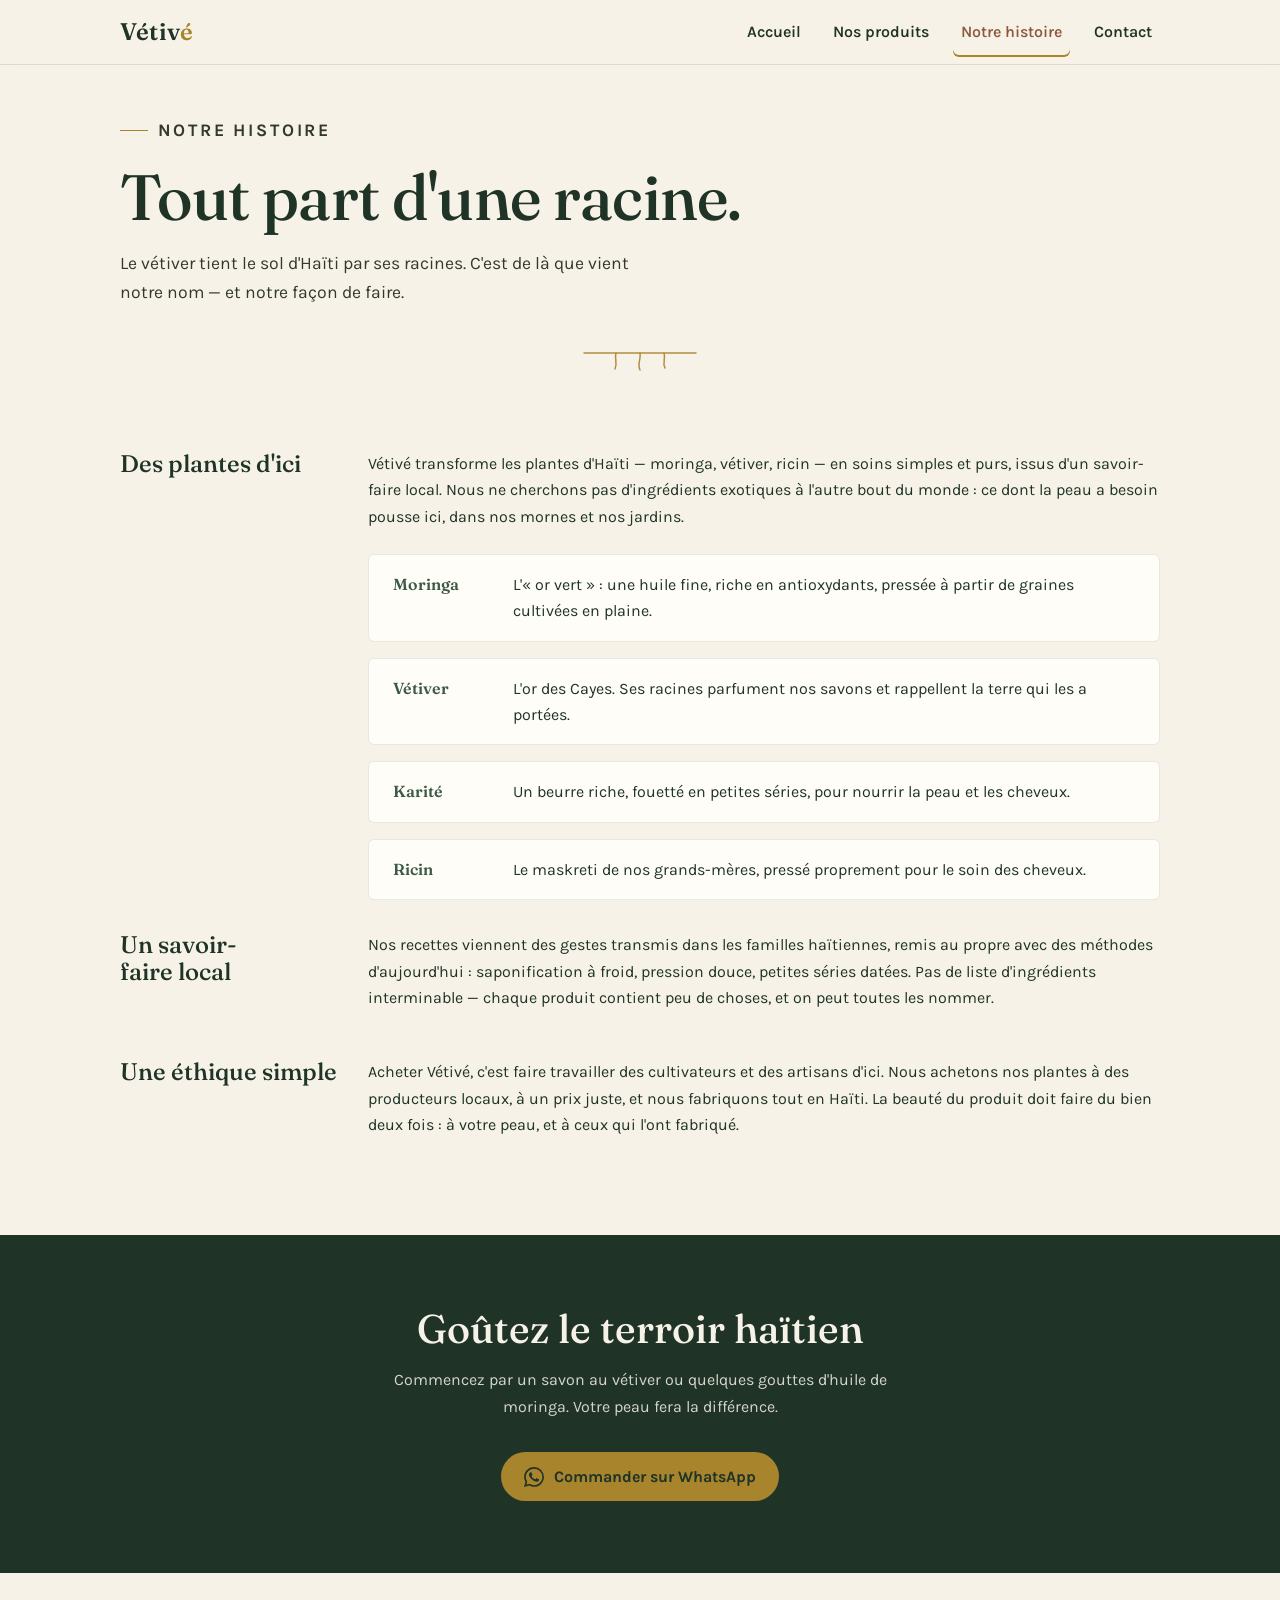
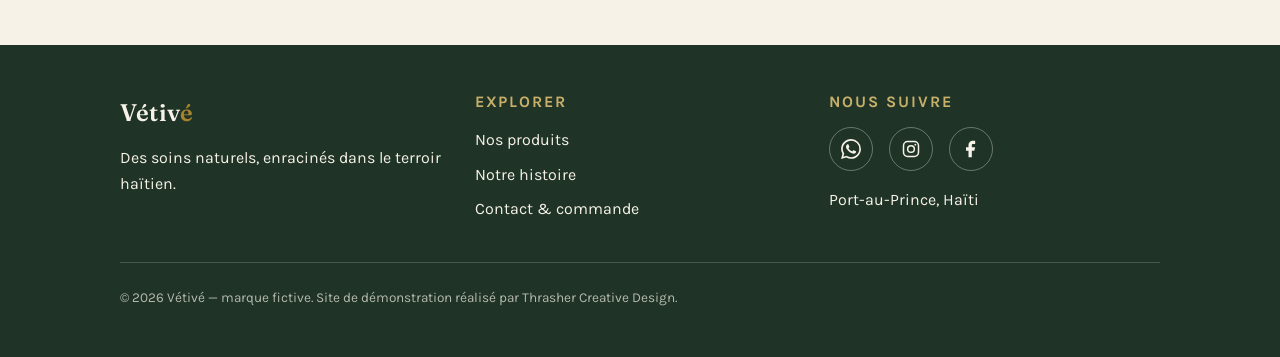
<file: sites/test/histoire.html>
<!doctype html>
<html lang="fr">
<head>
  <meta charset="utf-8">
  <meta name="viewport" content="width=device-width, initial-scale=1">
  <title>Notre histoire — Vétivé | Savoir-faire et plantes d'Haïti</title>
  <meta name="description" content="L'histoire de Vétivé : des plantes d'Haïti — moringa, vétiver, karité, ricin — transformées en cosmétique naturelle par un savoir-faire local et éthique.">
  <link rel="preconnect" href="https://fonts.googleapis.com">
  <link rel="preconnect" href="https://fonts.gstatic.com" crossorigin>
  <link href="https://fonts.googleapis.com/css2?family=Fraunces:ital,wght@0,400;0,500;0,600;1,400&family=Karla:wght@400;600;700&display=swap" rel="stylesheet">
  <script>document.documentElement.classList.add("js")</script>
  <link rel="stylesheet" href="css/styles.css">
</head>
<body>
  <svg style="display:none" aria-hidden="true">
    <symbol id="wa" viewBox="0 0 24 24"><path fill="currentColor" d="M17.472 14.382c-.297-.149-1.758-.867-2.03-.967-.273-.099-.471-.148-.67.15-.197.297-.767.966-.94 1.164-.173.199-.347.223-.644.075-.297-.15-1.255-.463-2.39-1.475-.883-.788-1.48-1.761-1.653-2.059-.173-.297-.018-.458.13-.606.134-.133.297-.347.446-.52.149-.174.198-.298.297-.497.1-.198.05-.371-.025-.52-.075-.149-.669-1.612-.916-2.207-.242-.579-.487-.5-.669-.51-.173-.008-.371-.01-.57-.01-.198 0-.52.074-.792.372-.272.297-1.04 1.016-1.04 2.479 0 1.462 1.065 2.875 1.213 3.074.149.198 2.096 3.2 5.077 4.487.709.306 1.262.489 1.694.625.712.227 1.36.195 1.871.118.571-.085 1.758-.719 2.006-1.413.248-.694.248-1.289.173-1.413-.074-.124-.272-.198-.57-.347m-5.421 7.403h-.004a9.87 9.87 0 01-5.031-1.378l-.361-.214-3.741.982.998-3.648-.235-.374a9.86 9.86 0 01-1.51-5.26c.001-5.45 4.436-9.884 9.888-9.884 2.64 0 5.122 1.03 6.988 2.898a9.825 9.825 0 012.893 6.994c-.003 5.45-4.437 9.884-9.885 9.884m8.413-18.297A11.815 11.815 0 0012.05 0C5.495 0 .16 5.335.157 11.892c0 2.096.547 4.142 1.588 5.945L.057 24l6.305-1.654a11.882 11.882 0 005.683 1.448h.005c6.554 0 11.89-5.335 11.893-11.893a11.821 11.821 0 00-3.48-8.413z"/></symbol>
  </svg>

  <!-- DÉMO : remplacer 50900000000 par le numéro WhatsApp réel de la marque -->

  <header class="nav">
    <div class="container nav-inner">
      <a class="brand" href="index.html">Vétiv<span class="accent">é</span></a>
      <button class="nav-toggle" aria-expanded="false" aria-controls="menu" aria-label="Ouvrir le menu">
        <svg width="22" height="22" viewBox="0 0 24 24" fill="none" stroke="currentColor" stroke-width="2" stroke-linecap="round" aria-hidden="true"><path d="M4 7h16M4 12h16M4 17h16"/></svg>
      </button>
      <ul class="nav-links" id="menu">
        <li><a href="index.html">Accueil</a></li>
        <li><a href="produits.html">Nos produits</a></li>
        <li><a href="histoire.html" aria-current="page">Notre histoire</a></li>
        <li><a href="contact.html">Contact</a></li>
      </ul>
    </div>
  </header>

  <main id="contenu">
    <div class="container page-head">
      <p class="eyebrow">Notre histoire</p>
      <h1>Tout part d'une racine.</h1>
      <p>Le vétiver tient le sol d'Haïti par ses racines. C'est de là que vient notre nom — et notre façon de faire.</p>
    </div>

    <svg class="root-divider" viewBox="0 0 128 24" fill="none" stroke="currentColor" stroke-width="1.5" stroke-linecap="round" aria-hidden="true">
      <path d="M8 6 H120"/>
      <path d="M40 6 C38 12 42 16 39 22"/>
      <path d="M64 6 C65 13 61 17 64 23"/>
      <path d="M88 6 C90 12 86 16 89 21"/>
    </svg>

    <section class="section-tight">
      <div class="container">

        <div class="story-block reveal">
          <h2>Des plantes d'ici</h2>
          <div>
            <p>Vétivé transforme les plantes d'Haïti — moringa, vétiver, ricin — en soins simples et purs, issus d'un savoir-faire local. Nous ne cherchons pas d'ingrédients exotiques à l'autre bout du monde&nbsp;: ce dont la peau a besoin pousse ici, dans nos mornes et nos jardins.</p>
            <ul class="plant-list">
              <li><span class="plant-name">Moringa</span><span>L'«&nbsp;or vert&nbsp;»&nbsp;: une huile fine, riche en antioxydants, pressée à partir de graines cultivées en plaine.</span></li>
              <li><span class="plant-name">Vétiver</span><span>L'or des Cayes. Ses racines parfument nos savons et rappellent la terre qui les a portées.</span></li>
              <li><span class="plant-name">Karité</span><span>Un beurre riche, fouetté en petites séries, pour nourrir la peau et les cheveux.</span></li>
              <li><span class="plant-name">Ricin</span><span>Le maskreti de nos grands-mères, pressé proprement pour le soin des cheveux.</span></li>
            </ul>
          </div>
        </div>

        <div class="story-block reveal">
          <h2>Un savoir-faire local</h2>
          <div>
            <p>Nos recettes viennent des gestes transmis dans les familles haïtiennes, remis au propre avec des méthodes d'aujourd'hui&nbsp;: saponification à froid, pression douce, petites séries datées. Pas de liste d'ingrédients interminable — chaque produit contient peu de choses, et on peut toutes les nommer.</p>
          </div>
        </div>

        <div class="story-block reveal">
          <h2>Une éthique simple</h2>
          <div>
            <p>Acheter Vétivé, c'est faire travailler des cultivateurs et des artisans d'ici. Nous achetons nos plantes à des producteurs locaux, à un prix juste, et nous fabriquons tout en Haïti. La beauté du produit doit faire du bien deux fois&nbsp;: à votre peau, et à ceux qui l'ont fabriqué.</p>
          </div>
        </div>

      </div>
    </section>

    <section class="section section-deep shipping" aria-labelledby="titre-cta-histoire">
      <div class="container">
        <h2 id="titre-cta-histoire" class="reveal">Goûtez le terroir haïtien</h2>
        <p class="reveal">Commencez par un savon au vétiver ou quelques gouttes d'huile de moringa. Votre peau fera la différence.</p>
        <a class="btn btn-wa reveal" href="https://wa.me/50900000000?text=Bonjou%20V%C3%A9tiv%C3%A9%2C%20mwen%20vle%20pase%20yon%20k%C3%B2mand">
          <svg width="20" height="20" aria-hidden="true"><use href="#wa"/></svg>
          Commander sur WhatsApp
        </a>
      </div>
    </section>
  </main>

  <footer class="footer">
    <div class="container">
      <div class="footer-grid">
        <div>
          <a class="brand" href="index.html">Vétiv<span class="accent">é</span></a>
          <p style="margin-top:.75rem">Des soins naturels, enracinés dans le terroir haïtien.</p>
        </div>
        <nav aria-label="Pied de page">
          <h3>Explorer</h3>
          <ul>
            <li><a href="produits.html">Nos produits</a></li>
            <li><a href="histoire.html">Notre histoire</a></li>
            <li><a href="contact.html">Contact &amp; commande</a></li>
          </ul>
        </nav>
        <div>
          <h3>Nous suivre</h3>
          <div class="socials">
            <a href="https://wa.me/50900000000" aria-label="WhatsApp"><svg width="20" height="20" aria-hidden="true"><use href="#wa"/></svg></a>
            <a href="https://instagram.com" aria-label="Instagram">
              <svg width="20" height="20" viewBox="0 0 24 24" fill="none" stroke="currentColor" stroke-width="1.8" aria-hidden="true"><rect x="3" y="3" width="18" height="18" rx="5"/><circle cx="12" cy="12" r="4"/><circle cx="17.2" cy="6.8" r="1.1" fill="currentColor" stroke="none"/></svg>
            </a>
            <a href="https://facebook.com" aria-label="Facebook">
              <svg width="20" height="20" viewBox="0 0 24 24" fill="currentColor" aria-hidden="true"><path d="M14 6h3V2h-3a5 5 0 00-5 5v3H6v4h3v8h4v-8h3l1-4h-4V7a1 1 0 011-1z"/></svg>
            </a>
          </div>
          <p style="margin-top:1rem">Port-au-Prince, Haïti</p>
        </div>
      </div>
      <p class="footer-note">© 2026 Vétivé — marque fictive. Site de démonstration réalisé par Thrasher Creative Design.</p>
    </div>
  </footer>

  <script>
    (function () {
      var btn = document.querySelector('.nav-toggle');
      var menu = document.getElementById('menu');
      btn.addEventListener('click', function () {
        var open = menu.classList.toggle('open');
        btn.setAttribute('aria-expanded', open);
        btn.setAttribute('aria-label', open ? 'Fermer le menu' : 'Ouvrir le menu');
      });
      if (!window.matchMedia('(prefers-reduced-motion: reduce)').matches && 'IntersectionObserver' in window) {
        var io = new IntersectionObserver(function (entries) {
          entries.forEach(function (e) {
            if (e.isIntersecting) { e.target.classList.add('in'); io.unobserve(e.target); }
          });
        }, { threshold: 0.15 });
        document.querySelectorAll('.reveal').forEach(function (el) { io.observe(el); });
      } else {
        document.querySelectorAll('.reveal').forEach(function (el) { el.classList.add('in'); });
      }
    })();
  </script>
</body>
</html>
</file>
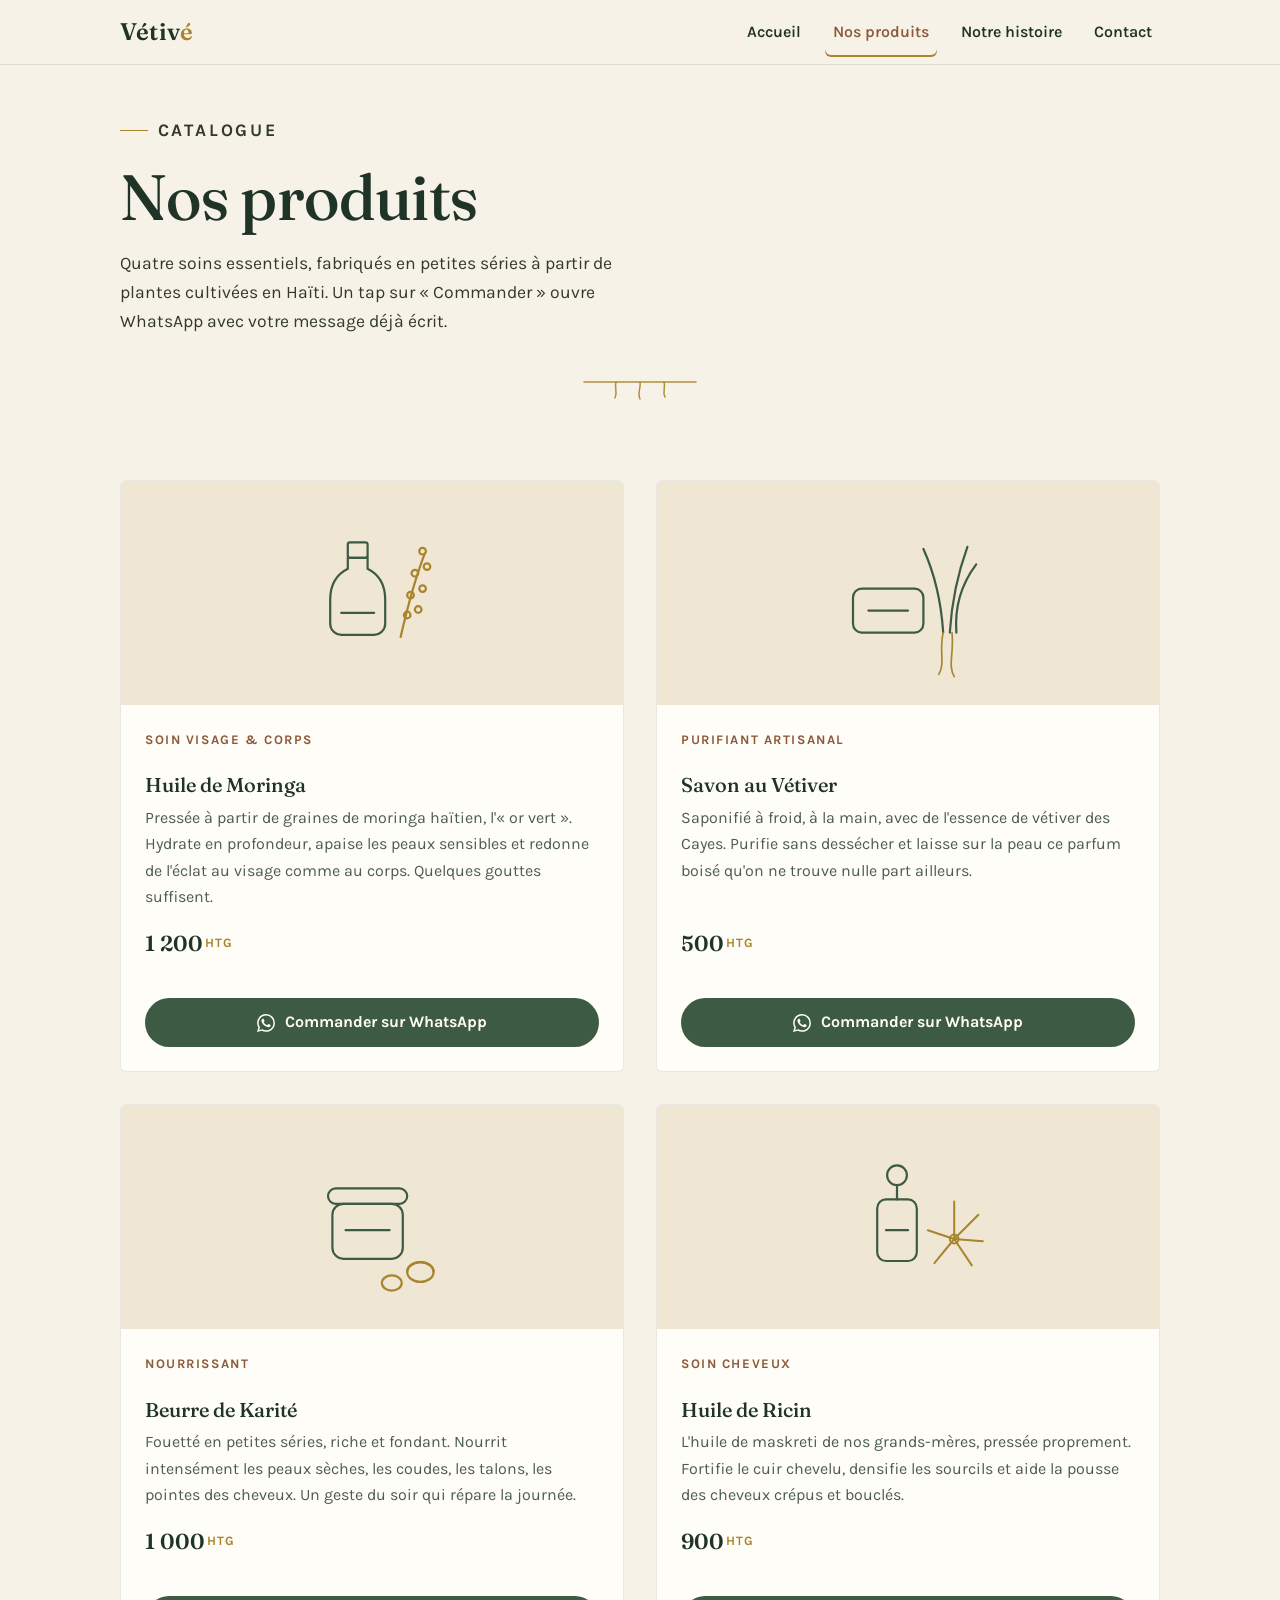
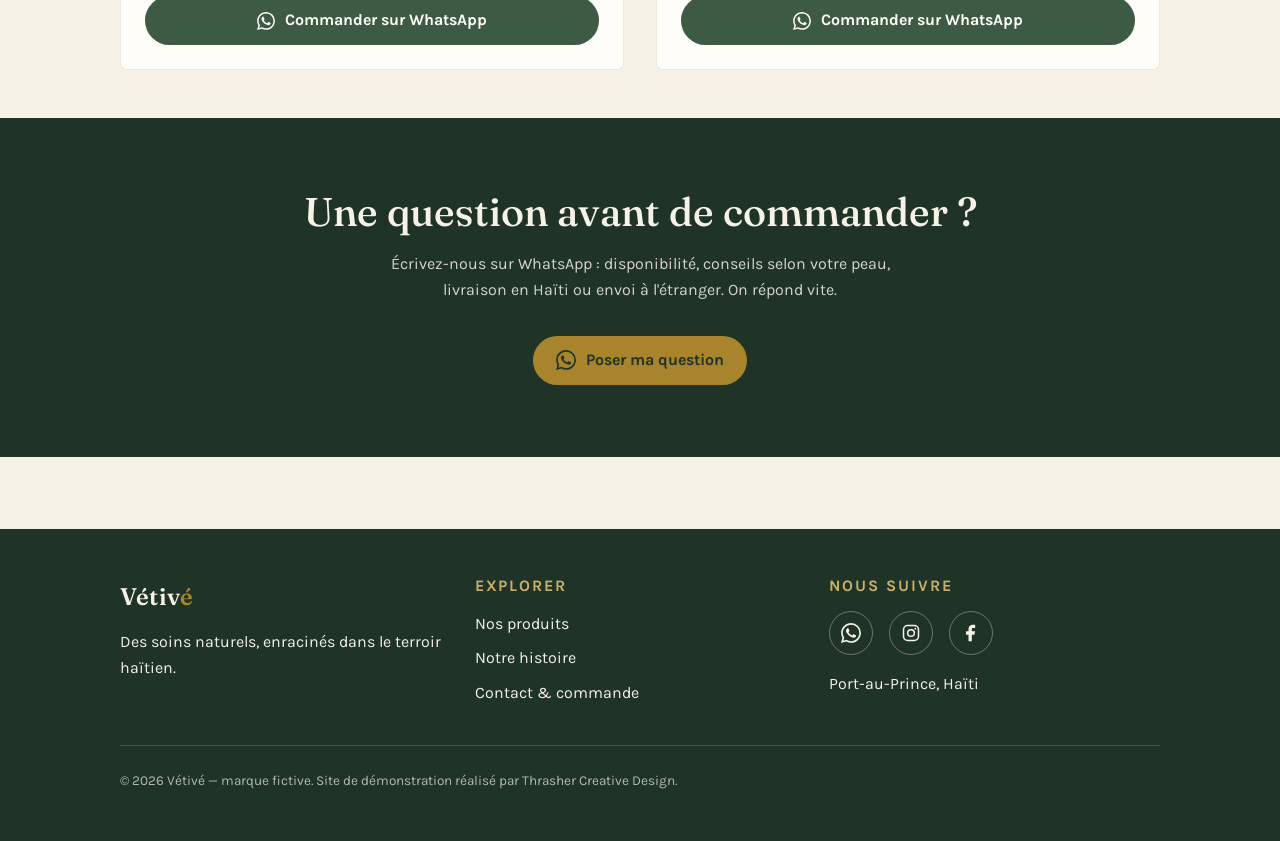
<file: sites/test/produits.html>
<!doctype html>
<html lang="fr">
<head>
  <meta charset="utf-8">
  <meta name="viewport" content="width=device-width, initial-scale=1">
  <title>Nos produits — Vétivé | Huile de moringa, savon vétiver, karité, ricin</title>
  <meta name="description" content="Catalogue Vétivé : huile de moringa, savon au vétiver, beurre de karité, huile de ricin. Cosmétique naturelle Made in Haiti, commande directe sur WhatsApp.">
  <link rel="preconnect" href="https://fonts.googleapis.com">
  <link rel="preconnect" href="https://fonts.gstatic.com" crossorigin>
  <link href="https://fonts.googleapis.com/css2?family=Fraunces:ital,wght@0,400;0,500;0,600;1,400&family=Karla:wght@400;600;700&display=swap" rel="stylesheet">
  <script>document.documentElement.classList.add("js")</script>
  <link rel="stylesheet" href="css/styles.css">
</head>
<body>
  <svg style="display:none" aria-hidden="true">
    <symbol id="wa" viewBox="0 0 24 24"><path fill="currentColor" d="M17.472 14.382c-.297-.149-1.758-.867-2.03-.967-.273-.099-.471-.148-.67.15-.197.297-.767.966-.94 1.164-.173.199-.347.223-.644.075-.297-.15-1.255-.463-2.39-1.475-.883-.788-1.48-1.761-1.653-2.059-.173-.297-.018-.458.13-.606.134-.133.297-.347.446-.52.149-.174.198-.298.297-.497.1-.198.05-.371-.025-.52-.075-.149-.669-1.612-.916-2.207-.242-.579-.487-.5-.669-.51-.173-.008-.371-.01-.57-.01-.198 0-.52.074-.792.372-.272.297-1.04 1.016-1.04 2.479 0 1.462 1.065 2.875 1.213 3.074.149.198 2.096 3.2 5.077 4.487.709.306 1.262.489 1.694.625.712.227 1.36.195 1.871.118.571-.085 1.758-.719 2.006-1.413.248-.694.248-1.289.173-1.413-.074-.124-.272-.198-.57-.347m-5.421 7.403h-.004a9.87 9.87 0 01-5.031-1.378l-.361-.214-3.741.982.998-3.648-.235-.374a9.86 9.86 0 01-1.51-5.26c.001-5.45 4.436-9.884 9.888-9.884 2.64 0 5.122 1.03 6.988 2.898a9.825 9.825 0 012.893 6.994c-.003 5.45-4.437 9.884-9.885 9.884m8.413-18.297A11.815 11.815 0 0012.05 0C5.495 0 .16 5.335.157 11.892c0 2.096.547 4.142 1.588 5.945L.057 24l6.305-1.654a11.882 11.882 0 005.683 1.448h.005c6.554 0 11.89-5.335 11.893-11.893a11.821 11.821 0 00-3.48-8.413z"/></symbol>
  </svg>

  <!-- DÉMO : remplacer 50900000000 par le numéro WhatsApp réel de la marque -->

  <header class="nav">
    <div class="container nav-inner">
      <a class="brand" href="index.html">Vétiv<span class="accent">é</span></a>
      <button class="nav-toggle" aria-expanded="false" aria-controls="menu" aria-label="Ouvrir le menu">
        <svg width="22" height="22" viewBox="0 0 24 24" fill="none" stroke="currentColor" stroke-width="2" stroke-linecap="round" aria-hidden="true"><path d="M4 7h16M4 12h16M4 17h16"/></svg>
      </button>
      <ul class="nav-links" id="menu">
        <li><a href="index.html">Accueil</a></li>
        <li><a href="produits.html" aria-current="page">Nos produits</a></li>
        <li><a href="histoire.html">Notre histoire</a></li>
        <li><a href="contact.html">Contact</a></li>
      </ul>
    </div>
  </header>

  <main id="contenu">
    <div class="container page-head">
      <p class="eyebrow">Catalogue</p>
      <h1>Nos produits</h1>
      <p>Quatre soins essentiels, fabriqués en petites séries à partir de plantes cultivées en Haïti. Un tap sur «&nbsp;Commander&nbsp;» ouvre WhatsApp avec votre message déjà écrit.</p>
    </div>

    <svg class="root-divider" viewBox="0 0 128 24" fill="none" stroke="currentColor" stroke-width="1.5" stroke-linecap="round" aria-hidden="true">
      <path d="M8 6 H120"/>
      <path d="M40 6 C38 12 42 16 39 22"/>
      <path d="M64 6 C65 13 61 17 64 23"/>
      <path d="M88 6 C90 12 86 16 89 21"/>
    </svg>

    <section class="section-tight" aria-label="Liste des produits">
      <div class="container">
        <div class="product-grid catalog">

          <article class="product-card reveal">
            <div class="product-art" aria-hidden="true">
              <svg viewBox="0 0 160 160" fill="none" stroke="currentColor" stroke-width="2" stroke-linecap="round">
                <rect x="58" y="34" width="18" height="14" rx="2"/>
                <path d="M58 48 h18 v10 c12 6 16 16 16 28 v22 a10 10 0 01-10 10 H52 a10 10 0 01-10-10 v-22 c0-12 4-22 16-28 z"/>
                <path d="M52 98 h30"/>
                <g class="gold" stroke="currentColor">
                  <path d="M106 120 C112 94 118 70 128 44"/>
                  <circle cx="112" cy="100" r="3"/><circle cx="122" cy="95" r="3"/>
                  <circle cx="115" cy="82" r="3"/><circle cx="126" cy="76" r="3"/>
                  <circle cx="119" cy="62" r="3"/><circle cx="130" cy="56" r="3"/>
                  <circle cx="126" cy="42" r="3"/>
                </g>
              </svg>
            </div>
            <div class="product-body">
              <p class="product-use">Soin visage &amp; corps</p>
              <h3>Huile de Moringa</h3>
              <p class="product-desc">Pressée à partir de graines de moringa haïtien, l'«&nbsp;or vert&nbsp;». Hydrate en profondeur, apaise les peaux sensibles et redonne de l'éclat au visage comme au corps. Quelques gouttes suffisent.</p>
              <p class="product-price">1&nbsp;200<span class="devise">HTG</span></p>
              <a class="btn btn-wa" href="https://wa.me/50900000000?text=Bonjou%20V%C3%A9tiv%C3%A9%2C%20mwen%20enterese%20nan%20Huile%20de%20Moringa">
                <svg width="18" height="18" aria-hidden="true"><use href="#wa"/></svg>
                Commander sur WhatsApp
              </a>
            </div>
          </article>

          <article class="product-card reveal">
            <div class="product-art" aria-hidden="true">
              <svg viewBox="0 0 160 160" fill="none" stroke="currentColor" stroke-width="2" stroke-linecap="round">
                <path d="M112 116 C110 86 104 62 94 40"/>
                <path d="M118 116 C120 84 126 60 134 38"/>
                <path d="M124 116 C122 90 130 70 142 54"/>
                <g class="gold" stroke="currentColor" stroke-width="1.5">
                  <path d="M112 116 C108 132 114 144 108 154"/>
                  <path d="M120 116 C122 134 116 146 122 156"/>
                </g>
                <rect x="30" y="76" width="64" height="40" rx="8"/>
                <path d="M44 96 h36"/>
              </svg>
            </div>
            <div class="product-body">
              <p class="product-use">Purifiant artisanal</p>
              <h3>Savon au Vétiver</h3>
              <p class="product-desc">Saponifié à froid, à la main, avec de l'essence de vétiver des Cayes. Purifie sans dessécher et laisse sur la peau ce parfum boisé qu'on ne trouve nulle part ailleurs.</p>
              <p class="product-price">500<span class="devise">HTG</span></p>
              <a class="btn btn-wa" href="https://wa.me/50900000000?text=Bonjou%20V%C3%A9tiv%C3%A9%2C%20mwen%20enterese%20nan%20Savon%20au%20V%C3%A9tiver">
                <svg width="18" height="18" aria-hidden="true"><use href="#wa"/></svg>
                Commander sur WhatsApp
              </a>
            </div>
          </article>

          <article class="product-card reveal">
            <div class="product-art" aria-hidden="true">
              <svg viewBox="0 0 160 160" fill="none" stroke="currentColor" stroke-width="2" stroke-linecap="round">
                <rect x="40" y="54" width="72" height="14" rx="7"/>
                <rect x="44" y="68" width="64" height="50" rx="10"/>
                <path d="M56 92 h40"/>
                <g class="gold" stroke="currentColor">
                  <ellipse cx="124" cy="130" rx="12" ry="9"/>
                  <path d="M112 130 a12 9 0 0124 0"/>
                  <ellipse cx="98" cy="140" rx="9" ry="7"/>
                </g>
              </svg>
            </div>
            <div class="product-body">
              <p class="product-use">Nourrissant</p>
              <h3>Beurre de Karité</h3>
              <p class="product-desc">Fouetté en petites séries, riche et fondant. Nourrit intensément les peaux sèches, les coudes, les talons, les pointes des cheveux. Un geste du soir qui répare la journée.</p>
              <p class="product-price">1&nbsp;000<span class="devise">HTG</span></p>
              <a class="btn btn-wa" href="https://wa.me/50900000000?text=Bonjou%20V%C3%A9tiv%C3%A9%2C%20mwen%20enterese%20nan%20Beurre%20de%20Karit%C3%A9">
                <svg width="18" height="18" aria-hidden="true"><use href="#wa"/></svg>
                Commander sur WhatsApp
              </a>
            </div>
          </article>

          <article class="product-card reveal">
            <div class="product-art" aria-hidden="true">
              <svg viewBox="0 0 160 160" fill="none" stroke="currentColor" stroke-width="2" stroke-linecap="round">
                <circle cx="70" cy="42" r="9"/>
                <path d="M70 51 v13"/>
                <rect x="52" y="64" width="36" height="56" rx="8"/>
                <path d="M60 92 h20"/>
                <g class="gold" stroke="currentColor" stroke-width="1.8">
                  <path d="M122 100 L122 66"/>
                  <path d="M122 100 L144 78"/>
                  <path d="M122 100 L148 102"/>
                  <path d="M122 100 L138 124"/>
                  <path d="M122 100 L104 122"/>
                  <path d="M122 100 L98 92"/>
                  <circle cx="122" cy="100" r="4"/>
                </g>
              </svg>
            </div>
            <div class="product-body">
              <p class="product-use">Soin cheveux</p>
              <h3>Huile de Ricin</h3>
              <p class="product-desc">L'huile de maskreti de nos grands-mères, pressée proprement. Fortifie le cuir chevelu, densifie les sourcils et aide la pousse des cheveux crépus et bouclés.</p>
              <p class="product-price">900<span class="devise">HTG</span></p>
              <a class="btn btn-wa" href="https://wa.me/50900000000?text=Bonjou%20V%C3%A9tiv%C3%A9%2C%20mwen%20enterese%20nan%20Huile%20de%20Ricin">
                <svg width="18" height="18" aria-hidden="true"><use href="#wa"/></svg>
                Commander sur WhatsApp
              </a>
            </div>
          </article>

        </div>
      </div>
    </section>

    <section class="section section-deep shipping" aria-labelledby="titre-livraison">
      <div class="container">
        <h2 id="titre-livraison" class="reveal">Une question avant de commander&nbsp;?</h2>
        <p class="reveal">Écrivez-nous sur WhatsApp&nbsp;: disponibilité, conseils selon votre peau, livraison en Haïti ou envoi à l'étranger. On répond vite.</p>
        <a class="btn btn-wa reveal" href="https://wa.me/50900000000?text=Bonjou%20V%C3%A9tiv%C3%A9%2C%20mwen%20gen%20yon%20kesyon">
          <svg width="20" height="20" aria-hidden="true"><use href="#wa"/></svg>
          Poser ma question
        </a>
      </div>
    </section>
  </main>

  <footer class="footer">
    <div class="container">
      <div class="footer-grid">
        <div>
          <a class="brand" href="index.html">Vétiv<span class="accent">é</span></a>
          <p style="margin-top:.75rem">Des soins naturels, enracinés dans le terroir haïtien.</p>
        </div>
        <nav aria-label="Pied de page">
          <h3>Explorer</h3>
          <ul>
            <li><a href="produits.html">Nos produits</a></li>
            <li><a href="histoire.html">Notre histoire</a></li>
            <li><a href="contact.html">Contact &amp; commande</a></li>
          </ul>
        </nav>
        <div>
          <h3>Nous suivre</h3>
          <div class="socials">
            <a href="https://wa.me/50900000000" aria-label="WhatsApp"><svg width="20" height="20" aria-hidden="true"><use href="#wa"/></svg></a>
            <a href="https://instagram.com" aria-label="Instagram">
              <svg width="20" height="20" viewBox="0 0 24 24" fill="none" stroke="currentColor" stroke-width="1.8" aria-hidden="true"><rect x="3" y="3" width="18" height="18" rx="5"/><circle cx="12" cy="12" r="4"/><circle cx="17.2" cy="6.8" r="1.1" fill="currentColor" stroke="none"/></svg>
            </a>
            <a href="https://facebook.com" aria-label="Facebook">
              <svg width="20" height="20" viewBox="0 0 24 24" fill="currentColor" aria-hidden="true"><path d="M14 6h3V2h-3a5 5 0 00-5 5v3H6v4h3v8h4v-8h3l1-4h-4V7a1 1 0 011-1z"/></svg>
            </a>
          </div>
          <p style="margin-top:1rem">Port-au-Prince, Haïti</p>
        </div>
      </div>
      <p class="footer-note">© 2026 Vétivé — marque fictive. Site de démonstration réalisé par Thrasher Creative Design.</p>
    </div>
  </footer>

  <script>
    (function () {
      var btn = document.querySelector('.nav-toggle');
      var menu = document.getElementById('menu');
      btn.addEventListener('click', function () {
        var open = menu.classList.toggle('open');
        btn.setAttribute('aria-expanded', open);
        btn.setAttribute('aria-label', open ? 'Fermer le menu' : 'Ouvrir le menu');
      });
      if (!window.matchMedia('(prefers-reduced-motion: reduce)').matches && 'IntersectionObserver' in window) {
        var io = new IntersectionObserver(function (entries) {
          entries.forEach(function (e) {
            if (e.isIntersecting) { e.target.classList.add('in'); io.unobserve(e.target); }
          });
        }, { threshold: 0.15 });
        document.querySelectorAll('.reveal').forEach(function (el) { io.observe(el); });
      } else {
        document.querySelectorAll('.reveal').forEach(function (el) { el.classList.add('in'); });
      }
    })();
  </script>
</body>
</html>
</file>
<file: sites/test/css/styles.css>
/* ==========================================================================
   Vétivé — soins naturels haïtiens (site démo)
   Palette : crème / encre végétale / vétiver / terre / or
   Typo : Fraunces (titres) + Karla (corps)
   Mobile-first strict. Aucune image bitmap : tout est SVG inline.
   ========================================================================== */

:root {
  --creme: #f7f2e7;
  --creme-2: #efe6d3;
  --encre: #1f3327;
  --vetiver: #3d5a44;
  --terre: #8c5a3b;
  --or: #a8842c;
  --or-pale: #c9b06a;
  --blanc: #fffdf8;

  --font-display: "Fraunces", "Georgia", serif;
  --font-body: "Karla", "Helvetica Neue", Arial, sans-serif;

  --s-1: 0.5rem;
  --s0: 0.75rem;
  --s1: 1rem;
  --s2: 1.5rem;
  --s3: 2rem;
  --s4: 3rem;
  --s5: 4.5rem;
  --s6: 6rem;

  --radius: 0.375rem;
  --maxw: 68rem;
  --nav-h: 4rem;
}

*,
*::before,
*::after {
  box-sizing: border-box;
}

html {
  scroll-behavior: smooth;
}

body {
  margin: 0;
  background: var(--creme);
  color: var(--encre);
  font-family: var(--font-body);
  font-size: 1rem;
  line-height: 1.65;
  -webkit-font-smoothing: antialiased;
  overflow-x: hidden;
}

img,
svg {
  max-width: 100%;
  height: auto;
}

h1,
h2,
h3 {
  font-family: var(--font-display);
  font-weight: 500;
  line-height: 1.12;
  margin: 0 0 var(--s1);
  text-wrap: balance;
}

h1 {
  font-size: clamp(2.1rem, 6.5vw + 0.5rem, 4rem);
  letter-spacing: -0.01em;
}

h2 {
  font-size: clamp(1.6rem, 3.5vw + 0.5rem, 2.5rem);
}

h3 {
  font-size: 1.25rem;
}

p {
  margin: 0 0 var(--s1);
}

a {
  color: var(--terre);
  text-underline-offset: 3px;
}

a:focus-visible,
button:focus-visible {
  outline: 3px solid var(--or);
  outline-offset: 3px;
  border-radius: 2px;
}

.container {
  width: 100%;
  max-width: var(--maxw);
  margin-inline: auto;
  padding-inline: var(--s2);
}

/* --- Étiquette de section (eyebrow) ------------------------------------ */
.eyebrow {
  display: inline-flex;
  align-items: center;
  gap: 0.6rem;
  font-size: 0.78rem;
  font-weight: 700;
  letter-spacing: 0.16em;
  text-transform: uppercase;
  color: var(--or);
  margin-bottom: var(--s1);
}

.eyebrow::before {
  content: "";
  width: 1.75rem;
  height: 1px;
  background: var(--or);
}

/* --- Navigation --------------------------------------------------------- */
.nav {
  position: sticky;
  top: 0;
  z-index: 100;
  background: color-mix(in srgb, var(--creme) 88%, transparent);
  backdrop-filter: blur(8px);
  -webkit-backdrop-filter: blur(8px);
  border-bottom: 1px solid color-mix(in srgb, var(--encre) 12%, transparent);
}

.nav-inner {
  display: flex;
  align-items: center;
  justify-content: space-between;
  min-height: var(--nav-h);
  gap: var(--s1);
}

.brand {
  font-family: var(--font-display);
  font-size: 1.5rem;
  font-weight: 600;
  color: var(--encre);
  text-decoration: none;
  letter-spacing: 0.01em;
}

.brand .accent {
  color: var(--or);
}

.nav-toggle {
  display: inline-flex;
  align-items: center;
  justify-content: center;
  width: 2.75rem;
  height: 2.75rem;
  border: 1px solid color-mix(in srgb, var(--encre) 25%, transparent);
  border-radius: var(--radius);
  background: transparent;
  color: var(--encre);
  cursor: pointer;
}

.nav-links {
  display: none;
  position: absolute;
  top: 100%;
  left: 0;
  right: 0;
  flex-direction: column;
  background: var(--creme);
  border-bottom: 1px solid color-mix(in srgb, var(--encre) 12%, transparent);
  padding: var(--s1) var(--s2) var(--s2);
  gap: var(--s-1);
  list-style: none;
  margin: 0;
}

.nav-links.open {
  display: flex;
}

.nav-links a {
  display: block;
  padding: var(--s0) var(--s-1);
  font-weight: 600;
  color: var(--encre);
  text-decoration: none;
  border-radius: var(--radius);
}

.nav-links a[aria-current="page"] {
  color: var(--terre);
  box-shadow: inset 3px 0 0 var(--or);
  padding-left: var(--s1);
}

.nav-links a:hover {
  background: var(--creme-2);
}

/* --- Boutons ------------------------------------------------------------ */
.btn {
  display: inline-flex;
  align-items: center;
  justify-content: center;
  gap: 0.6rem;
  min-height: 3rem;
  padding: 0.65rem 1.4rem;
  border-radius: 999px;
  font-family: var(--font-body);
  font-size: 1rem;
  font-weight: 700;
  text-decoration: none;
  cursor: pointer;
  border: 1px solid transparent;
  transition: background-color 200ms ease, color 200ms ease,
    border-color 200ms ease, transform 200ms ease;
  touch-action: manipulation;
}

.btn:active {
  transform: scale(0.98);
}

.btn-wa {
  background: var(--vetiver);
  color: var(--blanc);
}

.btn-wa:hover {
  background: var(--encre);
}

.btn-ghost {
  background: transparent;
  color: var(--encre);
  border-color: color-mix(in srgb, var(--encre) 35%, transparent);
}

.btn-ghost:hover {
  border-color: var(--encre);
  background: var(--creme-2);
}

.btn svg {
  flex: none;
}

/* --- Hero ---------------------------------------------------------------- */
.hero {
  position: relative;
  padding-block: var(--s5) var(--s4);
  overflow: hidden;
}

.hero-art {
  display: block;
  width: min(19rem, 72vw);
  margin: 0 auto var(--s3);
  color: var(--vetiver);
}

.hero-art .roots {
  color: var(--or);
}

.hero h1 {
  max-width: 22ch;
}

.hero .lead {
  font-size: 1.125rem;
  max-width: 46ch;
  color: color-mix(in srgb, var(--encre) 82%, var(--terre));
}

.hero-ctas {
  display: flex;
  flex-wrap: wrap;
  gap: var(--s1);
  margin-top: var(--s2);
}

.hero-kreyol {
  font-family: var(--font-display);
  font-style: italic;
  color: var(--terre);
  margin-top: var(--s2);
  font-size: 1.05rem;
}

/* --- Séparateur racines -------------------------------------------------- */
.root-divider {
  display: block;
  width: 8rem;
  margin: 0 auto;
  color: var(--or);
  opacity: 0.9;
}

/* --- Sections ------------------------------------------------------------ */
.section {
  padding-block: var(--s5);
}

.section-tight {
  padding-block: var(--s4);
}

.section-deep {
  background: var(--encre);
  color: var(--creme);
}

.section-deep .eyebrow {
  color: var(--or-pale);
}

.section-deep .eyebrow::before {
  background: var(--or-pale);
}

.section-deep a {
  color: var(--or-pale);
}

/* --- Grille produits ------------------------------------------------------ */
.product-grid {
  display: grid;
  grid-template-columns: 1fr;
  gap: var(--s2);
  margin-top: var(--s3);
}

.product-card {
  display: flex;
  flex-direction: column;
  background: var(--blanc);
  border: 1px solid color-mix(in srgb, var(--encre) 10%, transparent);
  border-radius: var(--radius);
  overflow: hidden;
}

.product-art {
  background: var(--creme-2);
  padding: var(--s2);
  display: flex;
  justify-content: center;
}

.product-art svg {
  width: min(11rem, 60vw);
  color: var(--vetiver);
}

.product-art .gold {
  color: var(--or);
}

.product-body {
  display: flex;
  flex-direction: column;
  flex: 1;
  padding: var(--s2);
  gap: var(--s-1);
}

.product-body h3 {
  margin: 0;
}

.product-use {
  font-size: 0.82rem;
  font-weight: 700;
  letter-spacing: 0.12em;
  text-transform: uppercase;
  color: var(--terre);
}

.product-desc {
  margin: 0;
  color: color-mix(in srgb, var(--encre) 80%, transparent);
}

.product-price {
  font-family: var(--font-display);
  font-size: 1.35rem;
  font-weight: 600;
  color: var(--encre);
  font-variant-numeric: tabular-nums;
  margin-top: auto;
  padding-top: var(--s-1);
}

.product-price .devise {
  font-family: var(--font-body);
  font-size: 0.8rem;
  font-weight: 700;
  letter-spacing: 0.08em;
  color: var(--or);
  vertical-align: 0.35em;
  margin-left: 0.15rem;
}

.product-card .btn {
  width: 100%;
  margin-top: var(--s0);
}

/* --- Bloc histoire -------------------------------------------------------- */
.story-split {
  display: grid;
  gap: var(--s3);
  align-items: center;
  margin-top: var(--s2);
}

.story-split svg {
  width: min(16rem, 65vw);
  margin-inline: auto;
  display: block;
  color: var(--vetiver);
}

.story-split .roots {
  color: var(--or);
}

/* --- Témoignages ----------------------------------------------------------- */
.quotes {
  display: grid;
  gap: var(--s2);
  margin-top: var(--s3);
}

.quote {
  margin: 0;
  padding: var(--s2);
  background: var(--blanc);
  border-left: 3px solid var(--or);
  border-radius: 0 var(--radius) var(--radius) 0;
}

.quote p {
  font-family: var(--font-display);
  font-size: 1.1rem;
  font-style: italic;
  margin-bottom: var(--s0);
}

.quote figcaption {
  font-size: 0.9rem;
  color: var(--terre);
  font-weight: 700;
}

/* --- Bande diaspora ---------------------------------------------------------- */
.shipping {
  text-align: center;
}

.shipping h2 {
  color: var(--creme);
}

.shipping p {
  max-width: 52ch;
  margin-inline: auto;
  color: color-mix(in srgb, var(--creme) 85%, transparent);
}

.shipping .btn-wa {
  background: var(--or);
  color: var(--encre);
  margin-top: var(--s1);
}

.shipping .btn-wa:hover {
  background: var(--or-pale);
}

/* --- Page interne : entête ---------------------------------------------------- */
.page-head {
  padding-block: var(--s4) var(--s2);
}

.page-head p {
  max-width: 52ch;
  font-size: 1.1rem;
  color: color-mix(in srgb, var(--encre) 82%, var(--terre));
}

/* --- Histoire (page) ------------------------------------------------------------ */
.story-block {
  display: grid;
  gap: var(--s2);
  margin-block: var(--s3);
}

.story-block h2 {
  font-size: 1.5rem;
}

.plant-list {
  list-style: none;
  padding: 0;
  margin: var(--s2) 0 0;
  display: grid;
  gap: var(--s1);
}

.plant-list li {
  display: flex;
  gap: var(--s1);
  align-items: baseline;
  padding: var(--s1) var(--s2);
  background: var(--blanc);
  border-radius: var(--radius);
  border: 1px solid color-mix(in srgb, var(--encre) 10%, transparent);
}

.plant-list .plant-name {
  font-family: var(--font-display);
  font-weight: 600;
  color: var(--vetiver);
  min-width: 6.5rem;
}

/* --- Contact ---------------------------------------------------------------------- */
.contact-grid {
  display: grid;
  gap: var(--s3);
  margin-block: var(--s3);
}

.contact-card {
  background: var(--blanc);
  border: 1px solid color-mix(in srgb, var(--encre) 10%, transparent);
  border-radius: var(--radius);
  padding: var(--s3);
}

.form-field {
  margin-bottom: var(--s2);
}

.form-field label {
  display: block;
  font-weight: 700;
  margin-bottom: 0.35rem;
}

.form-field input,
.form-field textarea {
  width: 100%;
  min-height: 2.9rem;
  padding: 0.6rem 0.85rem;
  font: inherit;
  color: var(--encre);
  background: var(--creme);
  border: 1px solid color-mix(in srgb, var(--encre) 25%, transparent);
  border-radius: var(--radius);
}

.form-field input:focus-visible,
.form-field textarea:focus-visible {
  outline: 3px solid var(--or);
  outline-offset: 1px;
}

.form-hint {
  font-size: 0.85rem;
  color: color-mix(in srgb, var(--encre) 65%, transparent);
  margin-top: 0.3rem;
}

address {
  font-style: normal;
}

/* --- Footer ---------------------------------------------------------------------------- */
.footer {
  background: var(--encre);
  color: var(--creme);
  padding-block: var(--s4) var(--s3);
  margin-top: var(--s5);
}

.footer .brand {
  color: var(--creme);
}

.footer-grid {
  display: grid;
  gap: var(--s2);
}

.footer h3 {
  font-size: 1rem;
  font-family: var(--font-body);
  font-weight: 700;
  letter-spacing: 0.12em;
  text-transform: uppercase;
  color: var(--or-pale);
}

.footer ul {
  list-style: none;
  margin: 0;
  padding: 0;
  display: grid;
  gap: var(--s-1);
}

.footer a {
  color: var(--creme);
  text-decoration: none;
}

.footer a:hover {
  color: var(--or-pale);
  text-decoration: underline;
}

.socials {
  display: flex;
  gap: var(--s1);
}

.socials a {
  display: inline-flex;
  align-items: center;
  justify-content: center;
  width: 2.75rem;
  height: 2.75rem;
  border: 1px solid color-mix(in srgb, var(--creme) 35%, transparent);
  border-radius: 50%;
}

.socials a:hover {
  border-color: var(--or-pale);
}

.footer-note {
  margin-top: var(--s3);
  padding-top: var(--s2);
  border-top: 1px solid color-mix(in srgb, var(--creme) 18%, transparent);
  font-size: 0.85rem;
  color: color-mix(in srgb, var(--creme) 70%, transparent);
}

/* --- Révélation au scroll (uniquement si JS présent : html.js) ----------------------------- */
.js .reveal {
  opacity: 0;
  transform: translateY(14px);
  transition: opacity 500ms ease-out, transform 500ms ease-out;
}

.js .reveal.in {
  opacity: 1;
  transform: none;
}

@media (prefers-reduced-motion: reduce) {
  html {
    scroll-behavior: auto;
  }

  .js .reveal {
    opacity: 1;
    transform: none;
    transition: none;
  }

  .btn {
    transition: none;
  }
}

/* --- Tablette et + -------------------------------------------------------------------------- */
@media (min-width: 640px) {
  .product-grid {
    grid-template-columns: repeat(2, 1fr);
  }

  .quotes {
    grid-template-columns: repeat(2, 1fr);
  }

  .contact-grid {
    grid-template-columns: 1fr 1fr;
  }

  .footer-grid {
    grid-template-columns: repeat(3, 1fr);
  }
}

/* --- Desktop --------------------------------------------------------------------------------- */
@media (min-width: 900px) {
  .nav-toggle {
    display: none;
  }

  .nav-links {
    display: flex;
    position: static;
    flex-direction: row;
    align-items: center;
    background: transparent;
    border: 0;
    padding: 0;
    gap: var(--s1);
  }

  .nav-links a[aria-current="page"] {
    box-shadow: inset 0 -2px 0 var(--or);
    padding-left: var(--s-1);
  }

  .hero {
    padding-block: var(--s6);
  }

  .hero-inner {
    display: grid;
    grid-template-columns: 1.15fr 0.85fr;
    align-items: center;
    gap: var(--s4);
  }

  .hero-art {
    order: 2;
    width: 100%;
    max-width: 24rem;
    margin: 0;
  }

  .product-grid {
    grid-template-columns: repeat(4, 1fr);
  }

  .product-grid.catalog {
    grid-template-columns: repeat(2, 1fr);
    gap: var(--s3);
  }

  .quotes {
    grid-template-columns: repeat(3, 1fr);
  }

  .story-split {
    grid-template-columns: 0.8fr 1.2fr;
  }

  .story-block {
    grid-template-columns: 14rem 1fr;
    align-items: start;
  }
}
</file>
